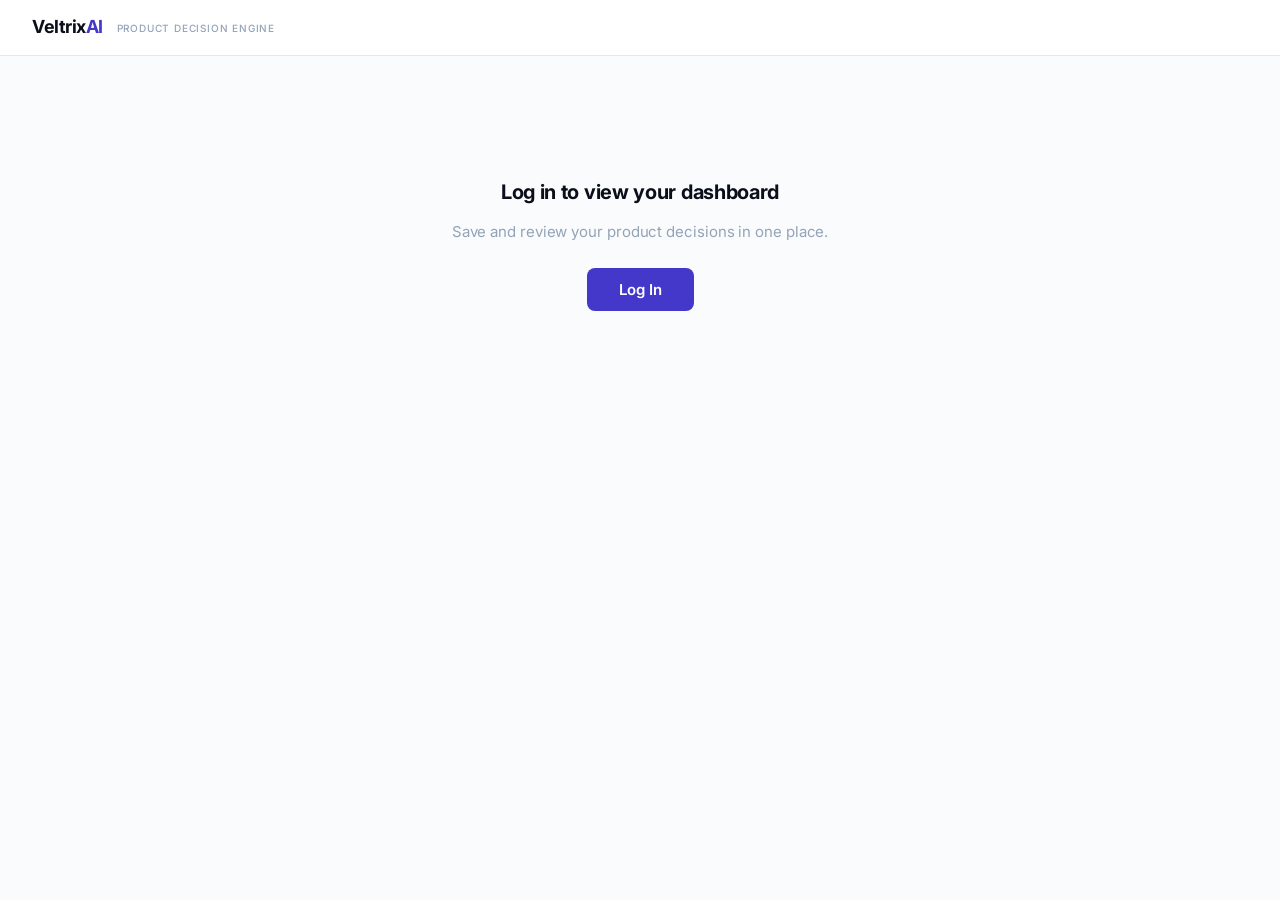
<file: dashboard.html>
<!DOCTYPE html>
<html lang="en">
<head>
    <meta charset="UTF-8" />
    <meta name="viewport" content="width=device-width, initial-scale=1.0" />
    <title>Dashboard — Veltrix</title>
    <link rel="preconnect" href="https://fonts.googleapis.com" />
    <link rel="preconnect" href="https://fonts.gstatic.com" crossorigin />
    <link href="https://fonts.googleapis.com/css2?family=Inter:wght@400;500;600;700;800&display=swap" rel="stylesheet" />
    <link rel="stylesheet" href="/style.css" />
    <style>
        *, *::before, *::after { box-sizing: border-box; }
        body {
            font-family: var(--v-font);
            background: var(--v-bg);
            margin: 0;
            padding: 0;
            color: var(--v-text-secondary);
            font-size: var(--v-text-base);
            line-height: 1.6;
            -webkit-font-smoothing: antialiased;
            -moz-osx-font-smoothing: grayscale;
        }
        .top-bar {
            background: var(--v-bg-elevated);
            border-bottom: 1px solid var(--v-border);
            padding: 0 var(--v-sp-8);
            height: 56px;
            display: flex;
            align-items: center;
            gap: var(--v-sp-3);
            position: sticky;
            top: 0;
            z-index: 100;
        }
        .top-bar .logo { font-size: var(--v-text-xl); font-weight: 700; color: var(--v-text); letter-spacing: -0.5px; text-decoration: none; }
        .top-bar .logo span { color: var(--v-brand); font-weight: 700; }
        .top-bar .tagline { font-size: 10px; color: var(--v-text-faint); margin-left: 2px; font-weight: 500; letter-spacing: 0.08em; text-transform: uppercase; }
        .nav-links { margin-left: auto; display: flex; align-items: center; gap: var(--v-sp-3); }
        .nav-links a { color: var(--v-text-faint); font-size: var(--v-text-sm); font-weight: 500; text-decoration: none; transition: color 150ms; }
        .nav-links a:hover { color: var(--v-text); }
        .nav-links a.active { color: var(--v-brand); font-weight: 600; }
        .nav-username { color: var(--v-text-secondary); font-size: var(--v-text-sm); font-weight: 600; }
        .nav-links button {
            padding: 6px 14px; border-radius: var(--v-radius); border: 1px solid var(--v-border);
            background: var(--v-bg-elevated); color: var(--v-text-muted); font-size: var(--v-text-xs); font-weight: 500;
            cursor: pointer; font-family: inherit; transition: border-color 150ms, color 150ms;
        }
        .nav-links button:hover { border-color: var(--v-border); color: var(--v-text-secondary); }
        .container { max-width: 760px; margin: 0 auto; padding: var(--v-sp-10) var(--v-sp-6) var(--v-sp-16); }
        .page-header {
            display: flex; align-items: center; justify-content: space-between;
            margin-bottom: var(--v-sp-6);
        }
        .page-header h1 { margin: 0; font-size: var(--v-text-2xl); font-weight: 700; color: var(--v-text); letter-spacing: -0.5px; }
        .usage-badge {
            padding: 4px 12px; border-radius: var(--v-radius-full); font-size: var(--v-text-xs); font-weight: 500;
            background: var(--v-bg); color: var(--v-text-muted); border: 1px solid var(--v-border);
        }
        /* ── Billing Card ── */
        .billing-card {
            background: var(--v-bg-elevated); border-radius: var(--v-radius-xl); padding: 0;
            margin-bottom: var(--v-sp-6); border: 1px solid var(--v-border);
            box-shadow: var(--v-shadow-xs);
            overflow: hidden;
        }
        .billing-header {
            padding: 24px 28px 20px;
            display: flex; align-items: center; gap: 14px;
            border-bottom: 1px solid var(--v-border);
        }
        .billing-icon { font-size: 24px; flex-shrink: 0; }
        .billing-title-wrap { flex: 1; }
        .billing-plan-name { font-size: var(--v-text-lg); font-weight: 700; color: var(--v-text); display: flex; align-items: center; gap: 10px; }
        .billing-subtitle { font-size: var(--v-text-xs); color: var(--v-text-faint); margin-top: 3px; }

        .plan-badge {
            display: inline-flex; align-items: center; gap: 4px;
            padding: 3px 10px; border-radius: var(--v-radius-sm);
            font-size: 10px; font-weight: 700; text-transform: uppercase;
            letter-spacing: 0.04em;
        }
        .plan-badge.active { background: var(--v-success-light); color: #166534; }
        .plan-badge.cancelled { background: var(--v-warning-light); color: #92400e; }
        .plan-badge.suspended { background: var(--v-warning-light); color: #92400e; }
        .plan-badge.expired { background: var(--v-danger-light); color: #991b1b; }
        .plan-badge.free { background: var(--v-bg); color: var(--v-text-muted); }

        /* Status message bar */
        .billing-status-msg {
            padding: 14px 32px; font-size: var(--v-text-base); line-height: 1.6;
            display: flex; align-items: center; gap: 10px;
        }
        .billing-status-msg.msg-active { background: #f0fdf4; color: #166534; }
        .billing-status-msg.msg-cancelled { background: var(--v-warning-light); color: #92400e; }
        .billing-status-msg.msg-suspended { background: #fff7ed; color: #9a3412; }
        .billing-status-msg.msg-expired { background: var(--v-danger-light); color: #991b1b; }
        .billing-status-msg.msg-free { background: var(--v-bg); color: var(--v-text-muted); }
        .billing-status-icon { font-size: 18px; flex-shrink: 0; }

        /* Feature comparison */
        .billing-body { padding: 20px 28px 24px; }
        .feature-grid {
            display: grid; grid-template-columns: 1fr 1fr; gap: 20px;
            margin-bottom: 24px;
        }
        .feature-col h4 {
            font-size: 10px; font-weight: 600; text-transform: uppercase;
            letter-spacing: 0.08em; color: var(--v-text-faint); margin: 0 0 14px;
        }
        .feature-col.col-pro h4 { color: var(--v-brand); }
        .feature-item {
            display: flex; align-items: center; gap: 8px;
            font-size: var(--v-text-sm); color: var(--v-text-muted); margin-bottom: 10px;
        }
        .feature-check { color: #10b981; font-weight: 700; font-size: var(--v-text-md); flex-shrink: 0; }
        .feature-x { color: var(--v-border); font-weight: 700; font-size: var(--v-text-md); flex-shrink: 0; }

        /* CTA button */
        .billing-actions { padding: 0 28px 24px; }
        .btn-billing {
            display: inline-flex; align-items: center; gap: 8px;
            padding: 10px 22px; border-radius: var(--v-radius-md); border: none;
            font-size: var(--v-text-sm); font-weight: 600; cursor: pointer;
            font-family: inherit; text-decoration: none;
            transition: background 150ms, box-shadow 150ms;
        }
        .btn-billing-primary {
            background: var(--v-brand); color: #fff;
        }
        .btn-billing-primary:hover { background: var(--v-brand-hover); box-shadow: 0 4px 14px rgba(67,56,202,0.18); }
        .btn-billing-outline {
            background: var(--v-bg-elevated); color: var(--v-brand);
            border: 1px solid var(--v-brand-border);
        }
        .btn-billing-outline:hover { background: var(--v-brand-light); }
        .btn-billing-warning {
            background: #f59e0b; color: #fff;
        }
        .btn-billing-warning:hover { background: #d97706; box-shadow: 0 4px 14px rgba(245,158,11,0.2); }
        .btn-billing + .btn-billing { margin-left: 10px; }
        @media (max-width: 640px) {
            .top-bar { padding: 0 16px; height: auto; min-height: 52px; padding-top: 12px; padding-bottom: 12px; flex-wrap: wrap; }
            .nav-links { gap: 10px; width: 100%; justify-content: flex-end; }
            .billing-header { padding: 20px 24px 16px; }
            .billing-status-msg { padding: 14px 24px; }
            .billing-body { padding: 20px 24px 24px; }
            .billing-actions { padding: 0 24px 24px; }
            .feature-grid { grid-template-columns: 1fr; gap: 20px; }
            .analysis-card { padding: 20px 20px; }
        }
        .empty-state {
            text-align: center; padding: 80px 24px; color: var(--v-text-faint);
        }
        .empty-state .icon { font-size: 40px; margin-bottom: 16px; }
        .empty-state h3 { margin: 0 0 8px; color: var(--v-text-secondary); font-size: var(--v-text-xl); font-weight: 700; }
        .empty-state p { margin: 0; font-size: var(--v-text-md); line-height: 1.6; }
        .empty-state a { color: var(--v-brand); font-weight: 600; text-decoration: none; }
        .analysis-card {
            background: var(--v-bg-elevated); border-radius: var(--v-radius-lg); padding: 18px 24px;
            margin-bottom: 10px; border: 1px solid var(--v-border);
            box-shadow: var(--v-shadow-xs);
            cursor: pointer; transition: box-shadow 0.2s;
        }
        .analysis-card:hover { box-shadow: var(--v-shadow-md); }
        .analysis-card .ac-top { display: flex; align-items: center; gap: 10px; margin-bottom: 8px; }
        .analysis-card .ac-title { font-size: var(--v-text-lg); font-weight: 700; color: var(--v-text); flex: 1; min-width: 0; overflow: hidden; text-overflow: ellipsis; white-space: nowrap; }
        .analysis-card .ac-date { font-size: var(--v-text-xs); color: var(--v-text-faint); flex-shrink: 0; }
        .analysis-card .ac-summary { font-size: var(--v-text-base); color: var(--v-text-muted); line-height: 1.65; display: -webkit-box; -webkit-line-clamp: 2; -webkit-box-orient: vertical; overflow: hidden; }
        .badge-sm {
            display: inline-flex; padding: 3px 10px; border-radius: var(--v-radius-sm);
            font-size: 10px; font-weight: 700; text-transform: uppercase;
            letter-spacing: 0.04em; color: #fff;
        }
        .login-prompt {
            text-align: center; padding: 80px 24px;
        }
        .login-prompt h2 { margin: 0 0 12px; font-size: var(--v-text-2xl); color: var(--v-text); font-weight: 700; letter-spacing: -0.3px; }
        .login-prompt p { margin: 0 0 24px; color: var(--v-text-faint); font-size: var(--v-text-md); }
        .login-prompt button {
            padding: 12px 32px; border-radius: var(--v-radius-md); border: none;
            font-size: var(--v-text-md); font-weight: 600; background: var(--v-brand);
            color: #fff; cursor: pointer; font-family: inherit;
            transition: background 150ms, box-shadow 150ms;
        }
        .login-prompt button:hover { background: var(--v-brand-hover); box-shadow: 0 4px 14px rgba(67,56,202,0.18); }

        /* Detail modal */
        .detail-overlay {
            display: none; position: fixed; top: 0; left: 0; width: 100%; height: 100%;
            background: rgba(15,23,42,0.35); backdrop-filter: blur(8px); -webkit-backdrop-filter: blur(8px);
            z-index: 1000; justify-content: center; align-items: flex-start;
            overflow-y: auto; padding: 48px 24px;
        }
        .detail-panel {
            background: var(--v-bg-elevated); border-radius: var(--v-radius-xl); padding: 40px 36px; max-width: 840px; width: 100%;
            position: relative;
            box-shadow: var(--v-shadow-xl);
        }
        .detail-close {
            position: absolute; top: 16px; right: 20px; border: none; background: none;
            font-size: 22px; cursor: pointer; color: var(--v-text-faint); transition: color 150ms;
        }
        .detail-close:hover { color: var(--v-text-muted); }
        .detail-title {
            margin: 0 0 8px; font-size: var(--v-text-2xl); font-weight: 700;
            color: var(--v-text); letter-spacing: -0.3px;
        }
        .detail-date {
            color: var(--v-text-faint); font-size: var(--v-text-xs); margin-left: 10px;
        }
        .detail-summary {
            color: var(--v-text-secondary); font-size: var(--v-text-base);
            line-height: 1.7; margin: var(--v-sp-4) 0 0;
        }
        .detail-query {
            color: var(--v-text-muted); font-size: var(--v-text-sm);
            margin: var(--v-sp-3) 0 0;
        }
        @media (max-width: 640px) {
            .container { padding: 32px 16px 48px; }
            .page-header { flex-direction: column; align-items: flex-start; gap: 10px; }
        }
        /* ── CTA Pulse Animation ── */
        @keyframes ctaPulse {
            0% { box-shadow: 0 0 0 0 rgba(67, 56, 202, 0.35); }
            70% { box-shadow: 0 0 0 10px rgba(67, 56, 202, 0); }
            100% { box-shadow: 0 0 0 0 rgba(67, 56, 202, 0); }
        }
        .cta-pulse { animation: ctaPulse 2s ease-in-out infinite; }
        /* ── Loss Aversion Block ── */
        .billing-lost-features {
            padding: 0 32px 20px; font-size: var(--v-text-sm);
        }
        .billing-lost-title {
            font-weight: 700; margin-bottom: 6px; color: inherit;
        }
        .billing-lost-item {
            display: flex; align-items: center; gap: 6px; margin-bottom: 4px;
        }
        .billing-lost-x { color: var(--v-danger); font-weight: 700; flex-shrink: 0; }
        /* ── Progress Bar ── */
        .billing-progress-wrap { padding: 0 32px 20px; text-align: center; }
        .usage-progress-bar {
            width: 100%; max-width: 280px; height: 5px;
            background: var(--v-border-light); border-radius: 3px;
            margin: 0 auto 6px; overflow: hidden;
        }
        .usage-progress-fill {
            height: 100%; border-radius: 3px;
            background: var(--v-brand); transition: width 0.4s ease;
        }
        .usage-progress-fill.progress-warn { background: var(--v-warning); }
        .usage-progress-fill.progress-critical { background: var(--v-danger); }
        .usage-progress-label { font-size: var(--v-text-xs); color: var(--v-text-faint); }
    </style>
</head>
<body>
    <div class="top-bar">
        <a href="/" class="top-bar-logo-link">
            <div class="logo">Veltrix<span>AI</span></div>
        </a>
        <div class="tagline">Product Decision Engine</div>
        <div class="nav-links">
            <a href="/app">Decide</a>
            <a href="/dashboard" class="active">Dashboard</a>
            <span class="nav-username" id="navUsername"></span>
            <button id="logoutBtn">Log Out</button>
        </div>
    </div>

    <div class="container">
        <div id="loginPrompt" class="login-prompt" style="display:none;">
            <h2>Log in to view your dashboard</h2>
            <p>Save and review your product decisions in one place.</p>
            <button onclick="window.location.href='/login'">Log In</button>
        </div>
        <div id="dashboardContent" style="display:none;">
            <div id="billingCard" class="billing-card" style="display:none;"></div>
            <div class="page-header">
                <h1>Your Decisions</h1>
                <span class="usage-badge" id="usageBadge"></span>
            </div>
            <div id="analysisList"></div>
        </div>
    </div>

    <!-- Detail overlay -->
    <div class="detail-overlay" id="detailOverlay">
        <div class="detail-panel">
            <button class="detail-close" id="detailClose">&times;</button>
            <div id="detailContent"></div>
        </div>
    </div>

    <script src="/upsell.js"></script>
    <script>
    /* ── Session ID for attribution ── */
    (function() {
        var key = "veltrix_session_id";
        var tsKey = "veltrix_session_ts";
        var MAX_AGE_MS = 24 * 60 * 60 * 1000;
        var existing = localStorage.getItem(key);
        var ts = parseInt(localStorage.getItem(tsKey) || "0", 10);
        if (!existing || (Date.now() - ts) > MAX_AGE_MS) {
            var sid = Date.now().toString(36) + Math.random().toString(36).substr(2, 9);
            localStorage.setItem(key, sid);
            localStorage.setItem(tsKey, String(Date.now()));
        }
    })();

    /* Lightweight trackEvent for dashboard — fire-and-forget to backend */
    window.trackEvent = function(name, data) {
        var payload = Object.assign(
            { event: name, timestamp: new Date().toISOString(), session_id: localStorage.getItem("veltrix_session_id") || "" },
            data || {}
        );
        try {
            var headers = { "Content-Type": "application/json" };
            var token = localStorage.getItem("veltrix_token");
            if (token) headers["Authorization"] = "Bearer " + token;
            fetch("/api/track-event", {
                method: "POST",
                headers: headers,
                body: JSON.stringify(payload)
            }).catch(function() {});
        } catch(e) {}
    };

    /* ── A/B Experiment: upsell_v1 ── */
    (function() {
        var v = localStorage.getItem("upsell_variant");
        if (!v) { v = Math.random() < 0.5 ? "A" : "B"; localStorage.setItem("upsell_variant", v); }
        window._upsellVariant = v;
    })();
    </script>
    <script>
    (function () {
        var token = localStorage.getItem("veltrix_token") || "";
        var username = localStorage.getItem("veltrix_username") || "";

        if (!token || !username) {
            document.getElementById("loginPrompt").style.display = "block";
            document.querySelector(".nav-links").style.display = "none";
            return;
        }

        document.getElementById("navUsername").textContent = username;
        document.getElementById("dashboardContent").style.display = "block";

        document.getElementById("logoutBtn").addEventListener("click", function () {
            localStorage.removeItem("veltrix_token");
            localStorage.removeItem("veltrix_username");
            window.location.href = "/login";
        });

        var badgeColors = {
            fragrance: "#d97706", electronics: "#2563eb", fashion: "#db2777",
            beauty: "#9333ea", home: "#059669", general: "#64748b"
        };

        function esc(str) {
            if (!str) return "";
            var div = document.createElement("div");
            div.appendChild(document.createTextNode(str));
            return div.innerHTML;
        }

        function formatDate(iso) {
            var d = new Date(iso);
            return d.toLocaleDateString("en-US", { month: "short", day: "numeric", year: "numeric" });
        }

        var allAnalyses = [];

        /* ── Fetch plan / subscription status ── */
        fetch("/api/me", { headers: { "Authorization": "Bearer " + token } })
            .then(function (r) { return r.json(); })
            .then(function (d) {
                if (d.error) return;
                var card = document.getElementById("billingCard");
                var ctx = window.getUserStateContext ? window.getUserStateContext(d) : null;
                if (!ctx) return;

                /* ── State config — simplified: 1 main message + 1 supporting line ── */
                var cfg = {};
                var pulseCls = ctx.pulseCta ? " cta-pulse" : "";

                /* Build progress bar HTML for free users */
                function buildProgressBarHtml(ctx) {
                    if (ctx.state !== "free" || !ctx.analysisLimit) return "";
                    var pct = Math.min(Math.round((ctx.analysisCount / ctx.analysisLimit) * 100), 100);
                    var barCls = pct >= 100 ? "progress-critical" : (pct >= 80 ? "progress-warn" : "");
                    return '<div class="billing-progress-wrap">' +
                        '<div class="usage-progress-bar"><div class="usage-progress-fill ' + barCls + '" style="width:' + pct + '%"></div></div>' +
                        '<span class="usage-progress-label">' + ctx.analysisCount + ' / ' + ctx.analysisLimit + ' verdicts used</span>' +
                        '</div>';
                }

                if (ctx.state === "pro_active") {
                    cfg = {
                        planName: "Veltrix Pro",
                        icon: "⚡",
                        badgeCls: "active",
                        badgeLabel: "Active",
                        subtitle: ctx.supportingLine || "Unlimited analyses · All Pro features enabled",
                        msgCls: "msg-active",
                        msgIcon: "✅",
                        msgText: ctx.message,
                        extraHtml: "",
                        btnHtml: (function() {
                            var html = '';
                            if (ctx.ctaHref) {
                                html += '<a href="' + esc(ctx.ctaHref) + '" target="_blank" rel="noopener" class="btn-billing btn-billing-outline" onclick="if(window.trackEvent)window.trackEvent(\'cta_primary_click\',{user_state:\'pro_active\',action:\'manage\',variant:window._upsellVariant,source:\'dashboard\'})">' + esc(ctx.cta) + ' ↗</a>';
                            }
                            return html;
                        })()
                    };
                } else if (ctx.state === "cancelled") {
                    cfg = {
                        planName: "Free Plan",
                        icon: "📦",
                        badgeCls: "cancelled",
                        badgeLabel: "Cancelled",
                        subtitle: ctx.supportingLine || "Don\u2019t lose your data access",
                        msgCls: "msg-cancelled",
                        msgIcon: "⚠️",
                        msgText: ctx.message,
                        extraHtml: buildLostFeaturesHtml(ctx.lostFeatures),
                        btnHtml: '<a href="/#pricingSection" class="btn-billing btn-billing-primary' + pulseCls + '" onclick="if(window.trackEvent)window.trackEvent(\'cta_primary_click\',{user_state:\'cancelled\',action:\'keep_pro\',variant:window._upsellVariant,source:\'dashboard\'})">' + esc(ctx.cta) + '</a>'
                    };
                } else if (ctx.state === "suspended") {
                    cfg = {
                        planName: "Free Plan",
                        icon: "📦",
                        badgeCls: "suspended",
                        badgeLabel: "Suspended",
                        subtitle: ctx.supportingLine || "Update payment to restore Pro access",
                        msgCls: "msg-suspended",
                        msgIcon: "🚨",
                        msgText: ctx.message,
                        extraHtml: "",
                        btnHtml: '<a href="' + esc(ctx.ctaHref) + '" target="_blank" rel="noopener" class="btn-billing btn-billing-primary" onclick="if(window.trackEvent)window.trackEvent(\'cta_primary_click\',{user_state:\'suspended\',action:\'fix_payment\',variant:window._upsellVariant,source:\'dashboard\'})">' + esc(ctx.cta) + ' ↗</a>' +
                                 '<a href="/#pricingSection" class="btn-billing btn-billing-outline" onclick="if(window.trackEvent)window.trackEvent(\'retention_click\',{user_state:\'suspended\',action:\'resubscribe\',source:\'dashboard\'})">' + esc(ctx.secondaryCta) + '</a>'
                    };
                } else if (ctx.state === "expired") {
                    cfg = {
                        planName: "Free Plan",
                        icon: "📦",
                        badgeCls: "expired",
                        badgeLabel: "Expired",
                        subtitle: ctx.supportingLine || "Restore access to unlimited analyses",
                        msgCls: "msg-expired",
                        msgIcon: "⏰",
                        msgText: ctx.message,
                        extraHtml: buildLostFeaturesHtml(ctx.lostFeatures),
                        btnHtml: '<a href="/#pricingSection" class="btn-billing btn-billing-primary' + pulseCls + '" onclick="if(window.trackEvent)window.trackEvent(\'cta_primary_click\',{user_state:\'expired\',action:\'restore_pro\',variant:window._upsellVariant,source:\'dashboard\'})">' + esc(ctx.cta) + '</a>'
                    };
                } else {
                    /* free user — simplified message */
                    cfg = {
                        planName: "Free Plan",
                        icon: "📦",
                        badgeCls: "free",
                        badgeLabel: "Free",
                        subtitle: ctx.supportingLine || "Upgrade for unlimited access",
                        msgCls: ctx.atLimit ? "msg-expired" : (ctx.nearLimit ? "msg-cancelled" : "msg-free"),
                        msgIcon: ctx.atLimit ? "🚫" : (ctx.nearLimit ? "⚠️" : "💡"),
                        msgText: ctx.message,
                        extraHtml: buildProgressBarHtml(ctx),
                        btnHtml: '<a href="/#pricingSection" class="btn-billing btn-billing-primary' + pulseCls + '" onclick="if(window.trackEvent)window.trackEvent(\'cta_primary_click\',{user_state:\'free\',action:\'upgrade\',variant:window._upsellVariant,source:\'dashboard\'})">' + esc(ctx.cta) + '</a>'
                    };
                }

                /* Build lost features HTML block */
                function buildLostFeaturesHtml(features) {
                    if (!features || !features.length) return "";
                    var html = '<div class="billing-lost-features"><div class="billing-lost-title">You\u2019ll lose access to:</div>';
                    for (var i = 0; i < features.length; i++) {
                        html += '<div class="billing-lost-item"><span class="billing-lost-x">\u2717</span><span>' + esc(features[i]) + '</span></div>';
                    }
                    html += '</div>';
                    return html;
                }

                /* Track upsell/retention view on dashboard */
                if (window.trackEvent) {
                    window.trackEvent("upsell_view", {
                        user_state: ctx.state,
                        source: "dashboard"
                    });
                }
                /* Track retention view for cancelled/expired */
                if ((ctx.state === "cancelled" || ctx.state === "expired") && window.trackEvent) {
                    window.trackEvent("retention_view", {
                        user_state: ctx.state,
                        source: "dashboard"
                    });
                }
                /* Track urgency view for cancelled */
                if (ctx.state === "cancelled" && window.trackEvent) {
                    window.trackEvent("urgency_view", {
                        user_state: ctx.state,
                        source: "dashboard"
                    });
                }
                /* Track limit reached for free users at limit */
                if (ctx.atLimit && window.trackEvent) {
                    window.trackEvent("limit_reached", {
                        user_state: ctx.state,
                        analysis_count: ctx.analysisCount,
                        analysis_limit: ctx.analysisLimit,
                        source: "dashboard"
                    });
                }

                /* ── Feature comparison ── */
                var proOnlyFeatures = [
                    "Category-specific verdicts",
                    "Unlimited decisions",
                    "Priority support"
                ];
                var freeFeatures = [
                    "Basic product verdicts",
                    (d.analysis_limit || 0) + " decisions total",
                    "Standard decision model"
                ];
                var proFeatures = [
                    "Full decision reports"
                ].concat(proOnlyFeatures).concat(["Full export capabilities"]);

                function featureList(items, check) {
                    return items.map(function(f) {
                        return '<div class="feature-item">' +
                            '<span class="' + (check ? 'feature-check' : 'feature-x') + '">' + (check ? '✓' : '—') + '</span>' +
                            '<span>' + esc(f) + '</span></div>';
                    }).join("");
                }

                card.innerHTML =
                    /* Header */
                    '<div class="billing-header">' +
                        '<div class="billing-icon">' + cfg.icon + '</div>' +
                        '<div class="billing-title-wrap">' +
                            '<div class="billing-plan-name">' + esc(cfg.planName) +
                                ' <span class="plan-badge ' + cfg.badgeCls + '">' + cfg.badgeLabel + '</span>' +
                            '</div>' +
                            '<div class="billing-subtitle">' + esc(cfg.subtitle) + '</div>' +
                        '</div>' +
                    '</div>' +
                    /* Status message */
                    '<div class="billing-status-msg ' + cfg.msgCls + '">' +
                        '<span class="billing-status-icon">' + cfg.msgIcon + '</span>' +
                        '<span>' + esc(cfg.msgText) + '</span>' +
                    '</div>' +
                    /* Extra content (loss aversion / progress bar) */
                    cfg.extraHtml +
                    /* Feature comparison */
                    '<div class="billing-body">' +
                        '<div class="feature-grid">' +
                            '<div class="feature-col">' +
                                '<h4>Free</h4>' +
                                featureList(freeFeatures, true) +
                                featureList(proOnlyFeatures, false) +
                            '</div>' +
                            '<div class="feature-col col-pro">' +
                                '<h4>Pro</h4>' +
                                featureList(proFeatures, true) +
                            '</div>' +
                        '</div>' +
                    '</div>' +
                    /* CTA */
                    (cfg.btnHtml ? '<div class="billing-actions">' + cfg.btnHtml + '</div>' : '');

                card.style.display = "block";
            })
            .catch(function () { /* ignore */ });

        fetch("/api/my-analyses", { headers: { "Authorization": "Bearer " + token } })
            .then(function (r) { return r.json(); })
            .then(function (data) {
                if (data.error) {
                    document.getElementById("dashboardContent").style.display = "none";
                    document.getElementById("loginPrompt").style.display = "block";
                    return;
                }

                document.getElementById("usageBadge").textContent = data.count + " / " + data.limit + " verdicts used";

                var list = document.getElementById("analysisList");
                allAnalyses = data.analyses;

                if (!allAnalyses.length) {
                    list.innerHTML =
                        '<div class="empty-state">' +
                            '<div class="icon">📊</div>' +
                            '<h3>No decisions yet</h3>' +
                            '<p>Go to the <a href="/app">workspace</a> to get your first product verdict.</p>' +
                        '</div>';
                    return;
                }

                list.innerHTML = allAnalyses.map(function (a, idx) {
                    var bg = badgeColors[a.category] || badgeColors.general;
                    return (
                        '<div class="analysis-card" data-idx="' + idx + '">' +
                            '<div class="ac-top">' +
                                '<span class="badge-sm" style="background:' + bg + ';">' + esc(a.category || "general") + '</span>' +
                                '<span class="ac-title">' + esc(a.title || a.idea) + '</span>' +
                                '<span class="ac-date">' + formatDate(a.created_at) + '</span>' +
                            '</div>' +
                            (a.short_summary ? '<div class="ac-summary">' + esc(a.short_summary) + '</div>' : '') +
                        '</div>'
                    );
                }).join("");
            })
            .catch(function () {
                document.getElementById("analysisList").innerHTML = '<div class="empty-state"><p>Failed to load decisions.</p></div>';
            });

        /* Detail view */
        var overlay = document.getElementById("detailOverlay");

        document.getElementById("analysisList").addEventListener("click", function (e) {
            var card = e.target.closest(".analysis-card");
            if (!card) return;
            var idx = parseInt(card.getAttribute("data-idx"), 10);
            var analysis = allAnalyses[idx];
            if (!analysis) return;

            var content = document.getElementById("detailContent");
            content.innerHTML =
                '<h2 class="detail-title">' + esc(analysis.title || analysis.idea) + '</h2>' +
                '<span class="badge-sm" style="background:' + (badgeColors[analysis.category] || "#64748b") + ';">' + esc(analysis.category || "general") + '</span>' +
                '<span class="detail-date">' + formatDate(analysis.created_at) + '</span>' +
                (analysis.short_summary ? '<p class="detail-summary">' + esc(analysis.short_summary) + '</p>' : '') +
                '<p class="detail-query"><strong>Original query:</strong> ' + esc(analysis.idea) + '</p>';
            overlay.style.display = "flex";
        });

        document.getElementById("detailClose").addEventListener("click", function () { overlay.style.display = "none"; });
        overlay.addEventListener("click", function (e) { if (e.target === overlay) overlay.style.display = "none"; });
    })();
    </script>
</body>
</html>
</file>
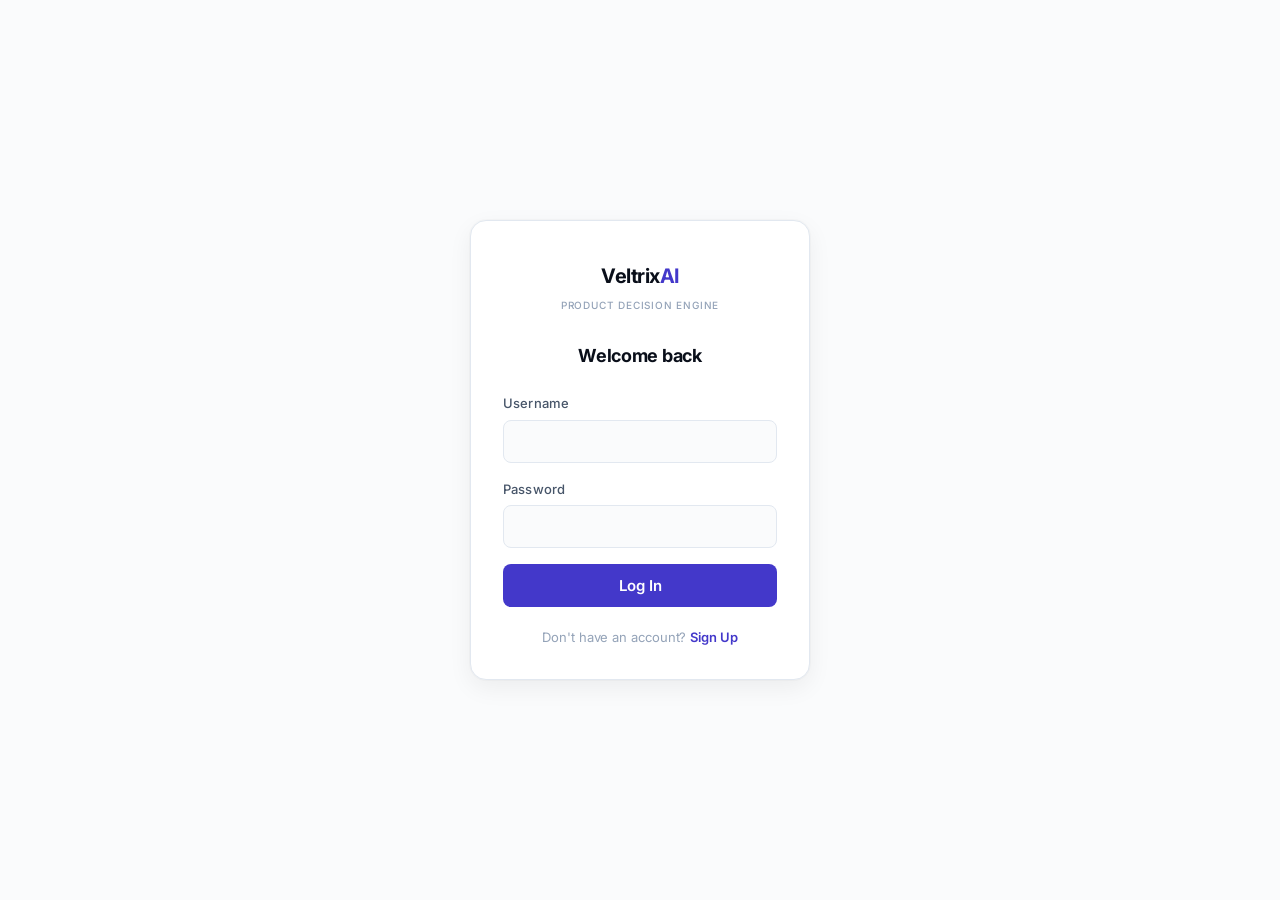
<file: login.html>
<!DOCTYPE html>
<html lang="en">
<head>
    <meta charset="UTF-8" />
    <meta name="viewport" content="width=device-width, initial-scale=1.0" />
    <title>Log In — Veltrix AI</title>
    <link rel="preconnect" href="https://fonts.googleapis.com" />
    <link rel="preconnect" href="https://fonts.gstatic.com" crossorigin />
    <link href="https://fonts.googleapis.com/css2?family=Inter:wght@400;500;600;700;800&display=swap" rel="stylesheet" />
    <link rel="stylesheet" href="/style.css" />
    <style>
        body {
            display: flex;
            align-items: center;
            justify-content: center;
            min-height: 100vh;
            background: var(--v-bg);
        }
        .auth-page {
            width: 100%;
            max-width: 380px;
            padding: 0 20px;
        }
        .auth-card {
            background: var(--v-bg-elevated);
            border-radius: var(--v-radius-xl);
            padding: 40px 32px 32px;
            box-shadow: var(--v-shadow-lg);
            border: 1px solid var(--v-border);
        }
        .auth-logo {
            text-align: center;
            margin-bottom: 6px;
        }
        .auth-logo a {
            font-size: var(--v-text-2xl);
            font-weight: 700;
            color: var(--v-text);
            text-decoration: none;
            letter-spacing: -0.5px;
        }
        .auth-logo a span {
            color: var(--v-brand);
            font-weight: 700;
        }
        .auth-tagline {
            text-align: center;
            font-size: 10px;
            color: var(--v-text-faint);
            font-weight: 500;
            margin-bottom: 28px;
            letter-spacing: 0.08em;
            text-transform: uppercase;
        }
        .auth-title {
            margin: 0 0 24px;
            font-size: var(--v-text-xl);
            font-weight: 700;
            color: var(--v-text);
            text-align: center;
            letter-spacing: -0.3px;
        }
        .auth-error {
            color: var(--v-danger);
            font-size: var(--v-text-sm);
            margin-bottom: 12px;
            display: none;
            text-align: center;
            background: var(--v-danger-light);
            padding: 10px 14px;
            border-radius: var(--v-radius-md);
            border: 1px solid var(--v-danger-border);
        }
        .auth-switch {
            text-align: center;
            margin-top: 20px;
            font-size: var(--v-text-sm);
            color: var(--v-text-faint);
        }
        .auth-switch a {
            color: var(--v-brand);
            font-weight: 600;
            text-decoration: none;
        }
        .auth-switch a:hover {
            color: var(--v-brand-hover);
            text-decoration: underline;
        }
    </style>
</head>
<body>
    <div class="auth-page">
        <div class="auth-card">
            <div class="auth-logo">
                <a href="/">Veltrix<span>AI</span></a>
            </div>
            <div class="auth-tagline">Product Decision Engine</div>

            <h1 class="auth-title">Welcome back</h1>

            <div class="auth-error" id="authError"></div>

            <div class="form-group">
                <label class="form-label" for="authUsername">Username</label>
                <input class="form-input" type="text" id="authUsername" autocomplete="username" />
            </div>
            <div class="form-group">
                <label class="form-label" for="authPassword">Password</label>
                <input class="form-input" type="password" id="authPassword" autocomplete="current-password" />
            </div>

            <button class="btn-auth-submit" id="authSubmitBtn">Log In</button>

            <div class="auth-switch">
                Don't have an account? <a href="/signup">Sign Up</a>
            </div>
        </div>
    </div>

    <!-- Session tracking -->
    <script>
    (function() {
        var key = "veltrix_session_id";
        var tsKey = "veltrix_session_ts";
        var MAX_AGE_MS = 24 * 60 * 60 * 1000;
        var existing = localStorage.getItem(key);
        var ts = parseInt(localStorage.getItem(tsKey) || "0", 10);
        if (!existing || (Date.now() - ts) > MAX_AGE_MS) {
            var sid = Date.now().toString(36) + Math.random().toString(36).substr(2, 9);
            localStorage.setItem(key, sid);
            localStorage.setItem(tsKey, String(Date.now()));
        }
    })();

    window.trackEvent = function(name, data) {
        var payload = Object.assign(
            { event: name, timestamp: new Date().toISOString(), session_id: localStorage.getItem("veltrix_session_id") || "" },
            data || {}
        );
        try {
            var headers = { "Content-Type": "application/json" };
            var token = localStorage.getItem("veltrix_token");
            if (token) headers["Authorization"] = "Bearer " + token;
            fetch("/api/track-event", {
                method: "POST",
                headers: headers,
                body: JSON.stringify(payload)
            }).catch(function() {});
        } catch(e) {}
    };
    </script>

    <script>
    (function() {
        // Redirect if already logged in
        if (localStorage.getItem("veltrix_token")) {
            window.location.replace("/app");
            return;
        }

        var submitBtn = document.getElementById("authSubmitBtn");
        var usernameInput = document.getElementById("authUsername");
        var passwordInput = document.getElementById("authPassword");
        var errorDiv = document.getElementById("authError");

        function showError(msg) {
            errorDiv.textContent = msg;
            errorDiv.style.display = "block";
        }
        function hideError() {
            errorDiv.style.display = "none";
        }

        function doLogin() {
            hideError();
            var username = usernameInput.value.trim();
            var password = passwordInput.value;

            if (!username || !password) {
                showError("Please enter your username and password.");
                return;
            }

            submitBtn.disabled = true;
            submitBtn.textContent = "Logging in\u2026";

            fetch("/api/login", {
                method: "POST",
                headers: { "Content-Type": "application/json" },
                body: JSON.stringify({ username: username, password: password })
            })
            .then(function(r) { return r.json().then(function(d) { return { ok: r.ok, data: d }; }); })
            .then(function(res) {
                if (!res.ok) {
                    showError(res.data.error || "Login failed.");
                    submitBtn.disabled = false;
                    submitBtn.textContent = "Log In";
                    return;
                }
                localStorage.setItem("veltrix_token", res.data.token);
                localStorage.setItem("veltrix_username", res.data.username);
                window.trackEvent("login_success", { source: "login_page" });
                window.location.replace("/app");
            })
            .catch(function() {
                showError("Network error. Please try again.");
                submitBtn.disabled = false;
                submitBtn.textContent = "Log In";
            });
        }

        submitBtn.addEventListener("click", doLogin);
        passwordInput.addEventListener("keydown", function(e) {
            if (e.key === "Enter") doLogin();
        });
        usernameInput.addEventListener("keydown", function(e) {
            if (e.key === "Enter") doLogin();
        });
    })();
    </script>
</body>
</html>
</file>
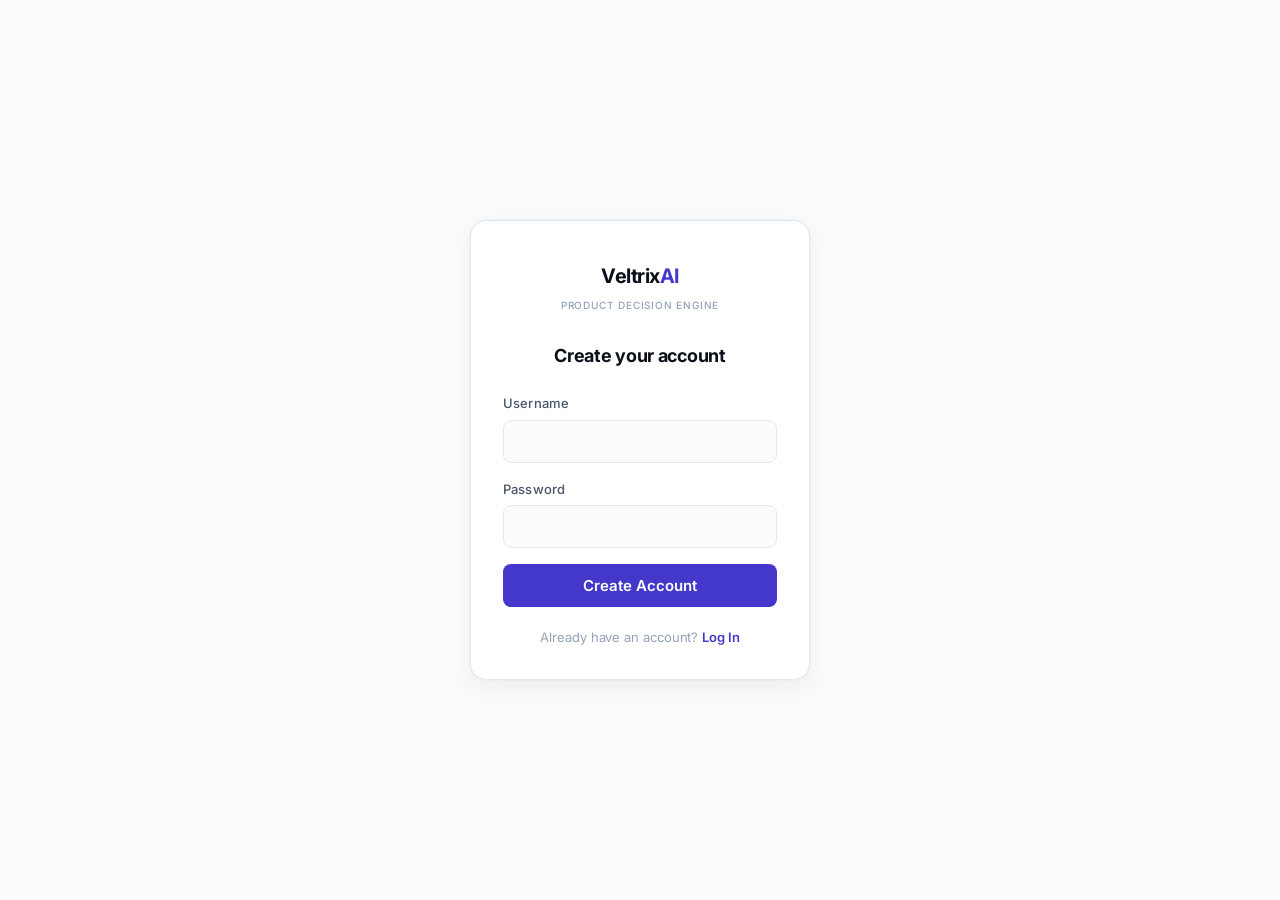
<file: signup.html>
<!DOCTYPE html>
<html lang="en">
<head>
    <meta charset="UTF-8" />
    <meta name="viewport" content="width=device-width, initial-scale=1.0" />
    <title>Sign Up — Veltrix AI</title>
    <link rel="preconnect" href="https://fonts.googleapis.com" />
    <link rel="preconnect" href="https://fonts.gstatic.com" crossorigin />
    <link href="https://fonts.googleapis.com/css2?family=Inter:wght@400;500;600;700;800&display=swap" rel="stylesheet" />
    <link rel="stylesheet" href="/style.css" />
    <style>
        body {
            display: flex;
            align-items: center;
            justify-content: center;
            min-height: 100vh;
            background: var(--v-bg);
        }
        .auth-page {
            width: 100%;
            max-width: 380px;
            padding: 0 20px;
        }
        .auth-card {
            background: var(--v-bg-elevated);
            border-radius: var(--v-radius-xl);
            padding: 40px 32px 32px;
            box-shadow: var(--v-shadow-lg);
            border: 1px solid var(--v-border);
        }
        .auth-logo {
            text-align: center;
            margin-bottom: 6px;
        }
        .auth-logo a {
            font-size: var(--v-text-2xl);
            font-weight: 700;
            color: var(--v-text);
            text-decoration: none;
            letter-spacing: -0.5px;
        }
        .auth-logo a span {
            color: var(--v-brand);
            font-weight: 700;
        }
        .auth-tagline {
            text-align: center;
            font-size: 10px;
            color: var(--v-text-faint);
            font-weight: 500;
            margin-bottom: 28px;
            letter-spacing: 0.08em;
            text-transform: uppercase;
        }
        .auth-title {
            margin: 0 0 24px;
            font-size: var(--v-text-xl);
            font-weight: 700;
            color: var(--v-text);
            text-align: center;
            letter-spacing: -0.3px;
        }
        .auth-error {
            color: var(--v-danger);
            font-size: var(--v-text-sm);
            margin-bottom: 12px;
            display: none;
            text-align: center;
            background: var(--v-danger-light);
            padding: 10px 14px;
            border-radius: var(--v-radius-md);
            border: 1px solid var(--v-danger-border);
        }
        .auth-switch {
            text-align: center;
            margin-top: 20px;
            font-size: var(--v-text-sm);
            color: var(--v-text-faint);
        }
        .auth-switch a {
            color: var(--v-brand);
            font-weight: 600;
            text-decoration: none;
        }
        .auth-switch a:hover {
            color: var(--v-brand-hover);
            text-decoration: underline;
        }
    </style>
</head>
<body>
    <div class="auth-page">
        <div class="auth-card">
            <div class="auth-logo">
                <a href="/">Veltrix<span>AI</span></a>
            </div>
            <div class="auth-tagline">Product Decision Engine</div>

            <h1 class="auth-title">Create your account</h1>

            <div class="auth-error" id="authError"></div>

            <div class="form-group">
                <label class="form-label" for="authUsername">Username</label>
                <input class="form-input" type="text" id="authUsername" autocomplete="username" />
            </div>
            <div class="form-group">
                <label class="form-label" for="authPassword">Password</label>
                <input class="form-input" type="password" id="authPassword" autocomplete="new-password" />
            </div>

            <button class="btn-auth-submit" id="authSubmitBtn">Create Account</button>

            <div class="auth-switch">
                Already have an account? <a href="/login">Log In</a>
            </div>
        </div>
    </div>

    <!-- Session tracking -->
    <script>
    (function() {
        var key = "veltrix_session_id";
        var tsKey = "veltrix_session_ts";
        var MAX_AGE_MS = 24 * 60 * 60 * 1000;
        var existing = localStorage.getItem(key);
        var ts = parseInt(localStorage.getItem(tsKey) || "0", 10);
        if (!existing || (Date.now() - ts) > MAX_AGE_MS) {
            var sid = Date.now().toString(36) + Math.random().toString(36).substr(2, 9);
            localStorage.setItem(key, sid);
            localStorage.setItem(tsKey, String(Date.now()));
        }
    })();

    window.trackEvent = function(name, data) {
        var payload = Object.assign(
            { event: name, timestamp: new Date().toISOString(), session_id: localStorage.getItem("veltrix_session_id") || "" },
            data || {}
        );
        try {
            var headers = { "Content-Type": "application/json" };
            var token = localStorage.getItem("veltrix_token");
            if (token) headers["Authorization"] = "Bearer " + token;
            fetch("/api/track-event", {
                method: "POST",
                headers: headers,
                body: JSON.stringify(payload)
            }).catch(function() {});
        } catch(e) {}
    };
    </script>

    <script>
    (function() {
        // Redirect if already logged in
        if (localStorage.getItem("veltrix_token")) {
            window.location.replace("/app");
            return;
        }

        var submitBtn = document.getElementById("authSubmitBtn");
        var usernameInput = document.getElementById("authUsername");
        var passwordInput = document.getElementById("authPassword");
        var errorDiv = document.getElementById("authError");

        function showError(msg) {
            errorDiv.textContent = msg;
            errorDiv.style.display = "block";
        }
        function hideError() {
            errorDiv.style.display = "none";
        }

        function doRegister() {
            hideError();
            var username = usernameInput.value.trim();
            var password = passwordInput.value;

            if (!username || !password) {
                showError("Please enter a username and password.");
                return;
            }

            submitBtn.disabled = true;
            submitBtn.textContent = "Creating account\u2026";

            fetch("/api/register", {
                method: "POST",
                headers: { "Content-Type": "application/json" },
                body: JSON.stringify({ username: username, password: password })
            })
            .then(function(r) { return r.json().then(function(d) { return { ok: r.ok, data: d }; }); })
            .then(function(res) {
                if (!res.ok) {
                    showError(res.data.error || "Registration failed.");
                    submitBtn.disabled = false;
                    submitBtn.textContent = "Create Account";
                    return;
                }
                localStorage.setItem("veltrix_token", res.data.token);
                localStorage.setItem("veltrix_username", res.data.username);
                window.trackEvent("signup_success", { source: "signup_page" });
                window.location.replace("/app");
            })
            .catch(function() {
                showError("Network error. Please try again.");
                submitBtn.disabled = false;
                submitBtn.textContent = "Create Account";
            });
        }

        submitBtn.addEventListener("click", doRegister);
        passwordInput.addEventListener("keydown", function(e) {
            if (e.key === "Enter") doRegister();
        });
        usernameInput.addEventListener("keydown", function(e) {
            if (e.key === "Enter") doRegister();
        });
    })();
    </script>
</body>
</html>
</file>
<file: style.css>
/* ══════════════════════════════════════════════════════════════
   Veltrix AI — Premium SaaS Design System
   Font: Inter · Primary: Indigo-700
   ══════════════════════════════════════════════════════════════ */

/* ── Design Tokens ── */
:root {
    /* Brand — single indigo accent, slightly deeper for premium weight */
    --v-brand:          #4338ca;
    --v-brand-hover:    #3730a3;
    --v-brand-light:    #eef2ff;
    --v-brand-border:   #c7d2fe;
    --v-brand-muted:    rgba(67, 56, 202, 0.05);
    --v-brand-glow:     rgba(67, 56, 202, 0.12);

    /* Neutrals — tightened for premium contrast */
    --v-text:           #0a0f1a;
    --v-text-secondary: #1e293b;
    --v-text-muted:     #475569;
    --v-text-faint:     #94a3b8;
    --v-bg:             #fafbfc;
    --v-bg-elevated:    #ffffff;
    --v-bg-subtle:      #f1f5f9;
    --v-border:         #e2e8f0;
    --v-border-light:   #eef1f6;

    /* Feedback */
    --v-success:        #059669;
    --v-success-light:  #ecfdf5;
    --v-success-border: #a7f3d0;
    --v-warning:        #d97706;
    --v-warning-light:  #fffbeb;
    --v-warning-border: #fde68a;
    --v-danger:         #dc2626;
    --v-danger-light:   #fef2f2;
    --v-danger-border:  #fecaca;

    /* Typography — tighter scale, sharper hierarchy */
    --v-font:           'Inter', -apple-system, BlinkMacSystemFont, 'Segoe UI', Roboto, sans-serif;
    --v-text-xs:        0.6875rem; /* 11px */
    --v-text-sm:        0.8125rem; /* 13px */
    --v-text-base:      0.875rem;  /* 14px */
    --v-text-md:        0.9375rem; /* 15px */
    --v-text-lg:        1rem;      /* 16px */
    --v-text-xl:        1.125rem;  /* 18px */
    --v-text-2xl:       1.25rem;   /* 20px */
    --v-text-3xl:       1.5rem;    /* 24px */
    --v-text-4xl:       2rem;      /* 32px */
    --v-text-5xl:       2.5rem;    /* 40px */
    --v-text-6xl:       3.5rem;    /* 56px */

    /* Spacing */
    --v-sp-1:  0.25rem;  /* 4px */
    --v-sp-2:  0.5rem;   /* 8px */
    --v-sp-3:  0.75rem;  /* 12px */
    --v-sp-4:  1rem;     /* 16px */
    --v-sp-5:  1.25rem;  /* 20px */
    --v-sp-6:  1.5rem;   /* 24px */
    --v-sp-8:  2rem;     /* 32px */
    --v-sp-10: 2.5rem;   /* 40px */
    --v-sp-12: 3rem;     /* 48px */
    --v-sp-16: 4rem;     /* 64px */
    --v-sp-20: 5rem;     /* 80px */
    --v-sp-24: 6rem;     /* 96px */

    /* Radius — tighter for premium sharpness */
    --v-radius-sm:  4px;
    --v-radius:     6px;
    --v-radius-md:  8px;
    --v-radius-lg:  12px;
    --v-radius-xl:  16px;
    --v-radius-2xl: 20px;
    --v-radius-full: 9999px;

    /* Shadows — subtler, more refined layering */
    --v-shadow-xs:  0 1px 2px rgba(0,0,0,0.03);
    --v-shadow-sm:  0 1px 2px rgba(0,0,0,0.03), 0 0 0 1px rgba(0,0,0,0.02);
    --v-shadow:     0 2px 6px rgba(0,0,0,0.03), 0 0 0 1px rgba(0,0,0,0.02);
    --v-shadow-md:  0 4px 12px rgba(0,0,0,0.05), 0 0 0 1px rgba(0,0,0,0.02);
    --v-shadow-lg:  0 8px 24px rgba(0,0,0,0.06), 0 0 0 1px rgba(0,0,0,0.02);
    --v-shadow-xl:  0 16px 40px rgba(0,0,0,0.08), 0 0 0 1px rgba(0,0,0,0.03);
    --v-shadow-brand: 0 4px 12px rgba(67,56,202,0.12);
    --v-shadow-brand-lg: 0 8px 28px rgba(67,56,202,0.10);

    /* Transitions */
    --v-ease:       cubic-bezier(0.16, 1, 0.3, 1);
    --v-duration:   180ms;
}

/* ── Reset & Base ── */
*, *::before, *::after { box-sizing: border-box; }
body {
    font-family: var(--v-font);
    background: var(--v-bg);
    margin: 0;
    padding: 0;
    color: var(--v-text-secondary);
    font-size: var(--v-text-base);
    line-height: 1.55;
    letter-spacing: -0.006em;
    -webkit-font-smoothing: antialiased;
    -moz-osx-font-smoothing: grayscale;
}

/* ── Top Bar (Navbar) ── */
.top-bar {
    background: var(--v-bg-elevated);
    border-bottom: 1px solid var(--v-border);
    padding: 0 var(--v-sp-8);
    height: 56px;
    display: flex;
    align-items: center;
    gap: var(--v-sp-3);
    position: sticky;
    top: 0;
    z-index: 100;
}
.top-bar .logo {
    font-size: var(--v-text-xl);
    font-weight: 700;
    color: var(--v-text);
    letter-spacing: -0.5px;
}
.top-bar .logo span {
    color: var(--v-brand);
    font-weight: 700;
}
.top-bar-logo-link {
    text-decoration: none;
    display: flex;
    align-items: center;
    gap: 6px;
}
.top-bar .tagline {
    font-size: 10px;
    color: var(--v-text-faint);
    margin-left: 2px;
    font-weight: 500;
    letter-spacing: 0.08em;
    text-transform: uppercase;
}

/* ── Auth Bar Buttons ── */
.auth-area {
    margin-left: auto;
    display: flex;
    align-items: center;
    gap: var(--v-sp-2);
}
.auth-area .btn-login {
    padding: 7px 16px;
    border-radius: var(--v-radius);
    border: none;
    background: transparent;
    color: var(--v-text-muted);
    font-size: var(--v-text-sm);
    font-weight: 500;
    cursor: pointer;
    font-family: inherit;
    transition: color var(--v-duration) var(--v-ease);
}
.auth-area .btn-login:hover { color: var(--v-text); }
.auth-area .btn-signup {
    padding: 7px 18px;
    border-radius: var(--v-radius);
    border: none;
    background: var(--v-brand);
    color: #fff;
    font-size: var(--v-text-sm);
    font-weight: 600;
    cursor: pointer;
    font-family: inherit;
    letter-spacing: -0.01em;
    transition: background var(--v-duration) var(--v-ease), box-shadow var(--v-duration) var(--v-ease);
}
.auth-area .btn-signup:hover {
    background: var(--v-brand-hover);
    box-shadow: var(--v-shadow-brand);
}
.user-area {
    margin-left: auto;
    display: flex;
    align-items: center;
    gap: var(--v-sp-3);
    display: none;
}
.user-area .usage-info {
    color: var(--v-text-faint);
    font-size: var(--v-text-sm);
    font-weight: 500;
}
.user-area .dashboard-link {
    color: var(--v-brand);
    font-size: var(--v-text-sm);
    font-weight: 600;
    text-decoration: none;
    transition: color var(--v-duration) var(--v-ease);
}
.user-area .dashboard-link:hover { color: var(--v-brand-hover); }
.user-area .username-display {
    color: var(--v-text-secondary);
    font-size: var(--v-text-sm);
    font-weight: 600;
}
.user-area .btn-logout {
    padding: 6px 14px;
    border-radius: var(--v-radius);
    border: 1px solid var(--v-border);
    background: var(--v-bg-elevated);
    color: var(--v-text-muted);
    font-size: var(--v-text-xs);
    font-weight: 500;
    cursor: pointer;
    font-family: inherit;
    transition: border-color var(--v-duration) var(--v-ease), color var(--v-duration) var(--v-ease);
}
.user-area .btn-logout:hover {
    border-color: var(--v-border);
    color: var(--v-text-secondary);
}

/* ── Auth Modal ── */
.modal-overlay {
    display: none;
    position: fixed;
    top: 0; left: 0; width: 100%; height: 100%;
    background: rgba(15, 23, 42, 0.35);
    backdrop-filter: blur(8px);
    -webkit-backdrop-filter: blur(8px);
    z-index: 1000;
    justify-content: center;
    align-items: center;
}
.modal-box {
    background: var(--v-bg-elevated);
    border-radius: var(--v-radius-xl);
    padding: var(--v-sp-10) var(--v-sp-8);
    max-width: 400px;
    width: 90%;
    position: relative;
    box-shadow: var(--v-shadow-xl);
}
.modal-close {
    position: absolute;
    top: var(--v-sp-4);
    right: var(--v-sp-5);
    border: none;
    background: none;
    font-size: 20px;
    cursor: pointer;
    color: var(--v-text-faint);
    transition: color var(--v-duration) var(--v-ease);
}
.modal-close:hover { color: var(--v-text-muted); }
.modal-title {
    margin: 0 0 var(--v-sp-6);
    font-size: var(--v-text-2xl);
    font-weight: 700;
    color: var(--v-text);
    letter-spacing: -0.3px;
}
.form-group {
    margin-bottom: var(--v-sp-4);
}
.form-group:last-of-type {
    margin-bottom: var(--v-sp-6);
}
.form-label {
    display: block;
    font-size: var(--v-text-sm);
    font-weight: 500;
    color: var(--v-text-muted);
    margin-bottom: 6px;
    letter-spacing: 0.01em;
}
.form-input {
    width: 100%;
    padding: 11px var(--v-sp-4);
    border: 1px solid var(--v-border);
    border-radius: var(--v-radius-md);
    font-size: var(--v-text-md);
    font-family: inherit;
    outline: none;
    box-sizing: border-box;
    background: var(--v-bg);
    color: var(--v-text);
    transition: border-color 0.2s var(--v-ease), box-shadow 0.2s var(--v-ease), background 0.2s var(--v-ease);
}
.form-input:focus {
    border-color: var(--v-brand-border);
    box-shadow: 0 0 0 3px var(--v-brand-muted);
    background: var(--v-bg-elevated);
}
.auth-error {
    color: var(--v-danger);
    font-size: var(--v-text-sm);
    margin-bottom: var(--v-sp-3);
    display: none;
}
.btn-auth-submit {
    width: 100%;
    padding: 12px;
    border-radius: var(--v-radius-md);
    border: none;
    font-size: var(--v-text-md);
    font-weight: 600;
    background: var(--v-brand);
    color: #fff;
    cursor: pointer;
    font-family: inherit;
    transition: background var(--v-duration) var(--v-ease), box-shadow var(--v-duration) var(--v-ease);
}
.btn-auth-submit:hover {
    background: var(--v-brand-hover);
    box-shadow: var(--v-shadow-brand);
}
.auth-switch {
    text-align: center;
    margin-top: var(--v-sp-5);
    font-size: var(--v-text-sm);
    color: var(--v-text-faint);
}
.auth-switch a {
    color: var(--v-brand);
    font-weight: 600;
    text-decoration: none;
}
.auth-switch a:hover {
    color: var(--v-brand-hover);
    text-decoration: underline;
}

/* ── Container ── */
.container {
    max-width: 840px;
    margin: 0 auto;
    padding: var(--v-sp-12) var(--v-sp-6) var(--v-sp-16);
}

/* ── Search Card (Hero Section) ── */
.search-card {
    background: var(--v-bg-elevated);
    border-radius: var(--v-radius-xl);
    padding: var(--v-sp-12) var(--v-sp-10);
    box-shadow: var(--v-shadow);
    margin-bottom: var(--v-sp-10);
    text-align: center;
    border: 1px solid var(--v-border);
}
.search-card h1 {
    margin: 0 0 var(--v-sp-2);
    font-size: var(--v-text-4xl);
    font-weight: 700;
    color: var(--v-text);
    letter-spacing: -1px;
    line-height: 1.1;
}
.search-card .muted {
    color: var(--v-text-muted);
    margin-bottom: var(--v-sp-8);
    font-size: var(--v-text-md);
    line-height: 1.5;
    max-width: 440px;
    margin-left: auto;
    margin-right: auto;
}
.search-row {
    display: flex;
    gap: var(--v-sp-3);
    max-width: 540px;
    margin: 0 auto;
}
.search-row input[type="text"] {
    flex: 1;
    padding: 11px var(--v-sp-4);
    border-radius: var(--v-radius-md);
    border: 1px solid var(--v-border);
    font-size: var(--v-text-base);
    font-family: inherit;
    background: var(--v-bg);
    transition: border-color 0.2s var(--v-ease), box-shadow 0.2s var(--v-ease), background 0.2s var(--v-ease);
    outline: none;
    color: var(--v-text);
}
.search-row input[type="text"]::placeholder {
    color: var(--v-text-faint);
}
.search-row input[type="text"]:focus {
    border-color: var(--v-brand-border);
    box-shadow: 0 0 0 3px var(--v-brand-muted);
    background: var(--v-bg-elevated);
}
.search-row button {
    padding: 11px 24px;
    border-radius: var(--v-radius-md);
    border: none;
    font-size: var(--v-text-base);
    font-weight: 600;
    font-family: inherit;
    background: var(--v-brand);
    color: white;
    cursor: pointer;
    letter-spacing: -0.01em;
    transition: background var(--v-duration) var(--v-ease), box-shadow var(--v-duration) var(--v-ease);
    white-space: nowrap;
}
.search-row button:hover {
    background: var(--v-brand-hover);
    box-shadow: var(--v-shadow-brand);
}
.search-row button:disabled {
    background: #cbd5e1;
    cursor: not-allowed;
    transform: none;
    box-shadow: none;
}

/* ── Messages ── */
.success {
    color: var(--v-success);
    margin-top: var(--v-sp-4);
    font-weight: 500;
    font-size: var(--v-text-base);
}
.error {
    color: var(--v-danger);
    margin-top: var(--v-sp-4);
    font-weight: 500;
    font-size: var(--v-text-base);
}
#message {
    margin-top: var(--v-sp-4);
    font-size: var(--v-text-base);
    color: var(--v-text-muted);
}

/* ── Product Header ── */
.product-header {
    background: var(--v-bg-elevated);
    border-radius: var(--v-radius-xl);
    padding: var(--v-sp-6) var(--v-sp-8);
    box-shadow: var(--v-shadow);
    margin-bottom: var(--v-sp-6);
    display: flex;
    gap: var(--v-sp-5);
    align-items: flex-start;
    border: 1px solid var(--v-border);
}
.product-header .ph-image {
    width: 80px;
    height: 80px;
    border-radius: var(--v-radius-lg);
    background: var(--v-brand-light);
    display: flex;
    align-items: center;
    justify-content: center;
    font-size: 32px;
    flex-shrink: 0;
}
.product-header .ph-info { flex: 1; min-width: 0; }
.product-header .ph-top-row {
    display: flex;
    align-items: center;
    gap: var(--v-sp-2);
    flex-wrap: wrap;
    margin-bottom: var(--v-sp-1);
}
.product-header .product-title {
    font-size: var(--v-text-2xl);
    font-weight: 700;
    color: var(--v-text);
    margin: 0;
    letter-spacing: -0.4px;
}
.badge {
    display: inline-flex;
    align-items: center;
    gap: 4px;
    padding: 3px 10px;
    border-radius: var(--v-radius-sm);
    font-size: 10px;
    font-weight: 700;
    text-transform: uppercase;
    letter-spacing: 0.04em;
    color: #fff;
}
.product-header .summary-text {
    font-size: var(--v-text-base);
    color: var(--v-text-muted);
    line-height: 1.7;
    margin: var(--v-sp-2) 0 0;
}

/* ── AI Score Ring ── */
.ai-score {
    display: flex;
    flex-direction: column;
    align-items: center;
    flex-shrink: 0;
}
.ai-score svg {
    width: 60px;
    height: 60px;
}
.ai-score .score-track { fill: none; stroke: var(--v-border-light); stroke-width: 5; }
.ai-score .score-fill { fill: none; stroke-width: 5; stroke-linecap: round; transition: stroke-dashoffset 0.8s ease; }
.ai-score .score-text {
    font-size: 15px;
    font-weight: 700;
    fill: var(--v-text);
}
.ai-score .score-label {
    font-size: 10px;
    color: var(--v-text-faint);
    font-weight: 600;
    text-transform: uppercase;
    letter-spacing: 0.05em;
    margin-top: 4px;
}

/* ── Tags Row ── */
.tags-row {
    display: flex;
    flex-wrap: wrap;
    gap: 6px;
    margin-top: var(--v-sp-3);
}
.smart-tag {
    display: inline-block;
    padding: 4px 12px;
    border-radius: var(--v-radius-full);
    font-size: 11px;
    font-weight: 500;
    background: var(--v-bg);
    color: var(--v-text-muted);
    border: 1px solid var(--v-border);
}

/* ── Section Divider ── */
.section-divider {
    display: flex;
    align-items: center;
    gap: var(--v-sp-3);
    margin: var(--v-sp-8) 0 var(--v-sp-4);
    font-size: 11px;
    font-weight: 600;
    text-transform: uppercase;
    letter-spacing: 0.08em;
    color: var(--v-text-faint);
}
.section-divider::after {
    content: "";
    flex: 1;
    height: 1px;
    background: var(--v-border-light);
}

/* ── Cards ── */
.card {
    background: var(--v-bg-elevated);
    border-radius: var(--v-radius-lg);
    padding: var(--v-sp-5) var(--v-sp-6);
    margin-bottom: var(--v-sp-3);
    box-shadow: var(--v-shadow-xs);
    border: 1px solid var(--v-border);
    transition: box-shadow 0.2s var(--v-ease);
}
.card:hover {
    box-shadow: var(--v-shadow-sm);
}
.card-header {
    display: flex;
    align-items: center;
    gap: var(--v-sp-3);
    margin-bottom: var(--v-sp-4);
}
.card-icon {
    width: 34px;
    height: 34px;
    border-radius: var(--v-radius);
    display: flex;
    align-items: center;
    justify-content: center;
    font-size: 16px;
    flex-shrink: 0;
}
.card-header h4 {
    margin: 0;
    font-size: var(--v-text-md);
    font-weight: 600;
    color: var(--v-text);
    letter-spacing: -0.2px;
}
.card p, .card div { font-size: var(--v-text-base); line-height: 1.7; color: var(--v-text-muted); }

/* ── Card Variants ── */
.card--analysis .card-icon { background: #eef2ff; color: #6366f1; }
.card--audience .card-icon { background: #fdf2f8; color: #ec4899; }
.card--benefits .card-icon { background: #ecfdf5; color: #10b981; }
.card--selling .card-icon { background: #fffbeb; color: #f59e0b; }
.card--usecases .card-icon { background: #f0f9ff; color: #0ea5e9; }
.card--performance .card-icon { background: #fefce8; color: #eab308; }
.card--specs .card-icon { background: var(--v-bg); color: var(--v-text-muted); }
.card--description .card-icon { background: var(--v-bg); color: #6b7280; }
.card--seo .card-icon { background: #f0fdf4; color: #22c55e; }

/* ── Category-Specific Cards ── */
.card--electronics { border-left: 3px solid #3b82f6; }
.card--electronics .card-icon { background: #eff6ff; color: #3b82f6; }
.card--fashion { border-left: 3px solid #ec4899; }
.card--fashion .card-icon { background: #fdf2f8; color: #ec4899; }
.card--beauty { border-left: 3px solid #a855f7; }
.card--beauty .card-icon { background: #faf5ff; color: #a855f7; }
.card--home { border-left: 3px solid #10b981; }
.card--home .card-icon { background: #ecfdf5; color: #10b981; }

/* ── Category Detail Field ── */
.cat-field {
    margin-bottom: var(--v-sp-3);
    font-size: var(--v-text-base);
    line-height: 1.6;
}
.cat-field:last-child { margin-bottom: 0; }
.cat-field strong { font-weight: 600; }
.cat-field span { color: var(--v-text-secondary); }
.cat-field--electronics strong { color: #1e40af; }
.cat-field--fashion strong { color: #9d174d; }
.cat-field--beauty strong { color: #7e22ce; }
.cat-field--home strong { color: #065f46; }
.cat-field--fragrance strong { color: #92400e; }

/* ── Lists inside cards ── */
.card ul {
    margin: 0;
    padding-left: 18px;
}
.card ul li {
    margin-bottom: 6px;
    font-size: var(--v-text-base);
    color: var(--v-text-muted);
    line-height: 1.65;
}

/* ── Detail chips (performance, specs) ── */
.detail-row {
    display: flex;
    gap: var(--v-sp-3);
    flex-wrap: wrap;
}
.detail-chip {
    background: var(--v-bg);
    border: 1px solid var(--v-border-light);
    border-radius: var(--v-radius-md);
    padding: var(--v-sp-3) var(--v-sp-4);
    font-size: var(--v-text-base);
    color: var(--v-text-secondary);
    min-width: 120px;
}
.chip-label {
    font-weight: 600;
    color: var(--v-text-faint);
    font-size: 10px;
    text-transform: uppercase;
    letter-spacing: 0.06em;
    display: block;
    margin-bottom: 3px;
}

/* ── Tag list (use cases, occasions) ── */
.tag-list {
    list-style: none;
    padding: 0;
    margin: var(--v-sp-2) 0 0;
    display: flex;
    flex-wrap: wrap;
    gap: 6px;
}
.tag-list li {
    background: var(--v-bg);
    border: 1px solid var(--v-border-light);
    border-radius: var(--v-radius-full);
    padding: 5px 14px;
    font-size: var(--v-text-sm);
    font-weight: 500;
    color: var(--v-text-muted);
}

/* ── Fragrance box ── */
.fragrance-box { background: #fffbeb; border: 1px solid #fef3c7; }
.fragrance-box .card-icon { background: #fef9c3; }
.fragrance-box h4 { color: #92400e; }
.notes-grid {
    display: grid;
    grid-template-columns: repeat(auto-fit, minmax(160px, 1fr));
    gap: var(--v-sp-3);
    margin: var(--v-sp-3) 0;
}
.note-card {
    background: var(--v-bg-elevated);
    border: 1px solid #fef3c7;
    border-radius: var(--v-radius-md);
    padding: var(--v-sp-3) var(--v-sp-4);
}
.note-card .note-label {
    font-size: 10px;
    font-weight: 600;
    text-transform: uppercase;
    letter-spacing: 0.06em;
    color: #92400e;
    margin-bottom: 3px;
}
.note-card .note-value {
    font-size: var(--v-text-base);
    color: var(--v-text);
}
.scent-family-value {
    font-size: var(--v-text-md);
    font-weight: 600;
    color: #78350f;
}

/* ── Description ── */
.description-html {
    font-size: var(--v-text-base);
    line-height: 1.8;
    color: var(--v-text-muted);
}
.description-html ul {
    padding-left: 20px;
    margin: var(--v-sp-3) 0;
}
.description-html li { margin-bottom: 6px; }

/* ── PayPal Button ── */
#paypal-button-container {
    max-width: 380px;
    margin: var(--v-sp-6) auto;
}

/* ── Pricing Section ── */
.pricing-section {
    max-width: 840px;
    margin: var(--v-sp-16) auto var(--v-sp-12);
    padding: 0 var(--v-sp-6);
}
.pricing-section-title {
    text-align: center;
    font-size: var(--v-text-3xl);
    font-weight: 700;
    color: var(--v-text);
    letter-spacing: -0.8px;
    margin: 0 0 var(--v-sp-2);
}
.pricing-section-sub {
    text-align: center;
    font-size: var(--v-text-md);
    color: var(--v-text-muted);
    margin: 0 0 var(--v-sp-10);
    line-height: 1.5;
    max-width: 420px;
    margin-left: auto;
    margin-right: auto;
}
.pricing-grid {
    display: grid;
    grid-template-columns: 1fr 1fr;
    gap: var(--v-sp-5);
    margin-bottom: var(--v-sp-8);
}
.pricing-card {
    background: var(--v-bg-elevated);
    border-radius: var(--v-radius-xl);
    border: 1px solid var(--v-border);
    padding: var(--v-sp-8) var(--v-sp-6) var(--v-sp-6);
    display: flex;
    flex-direction: column;
    box-shadow: var(--v-shadow-xs);
    transition: box-shadow 0.25s var(--v-ease);
    position: relative;
}
.pricing-card:hover {
    box-shadow: var(--v-shadow-md);
}
.pricing-card.pricing-pro {
    border-color: var(--v-brand-border);
    box-shadow: var(--v-shadow-sm);
}
.pricing-card.pricing-pro:hover {
    box-shadow: var(--v-shadow-brand-lg);
}
.pricing-popular {
    position: absolute;
    top: -10px;
    left: 50%;
    transform: translateX(-50%);
    background: var(--v-brand);
    color: #fff;
    font-size: 10px;
    font-weight: 600;
    text-transform: uppercase;
    letter-spacing: 0.06em;
    padding: 4px 12px;
    border-radius: var(--v-radius-full);
    white-space: nowrap;
}
.pricing-plan-icon {
    font-size: 24px;
    margin-bottom: var(--v-sp-2);
}
.pricing-plan-name {
    font-size: var(--v-text-xl);
    font-weight: 700;
    color: var(--v-text);
    margin: 0 0 2px;
}
.pricing-price {
    font-size: var(--v-text-4xl);
    font-weight: 700;
    color: var(--v-text);
    margin: var(--v-sp-2) 0 2px;
    letter-spacing: -1.2px;
}
.pricing-price span {
    font-size: var(--v-text-md);
    font-weight: 500;
    color: var(--v-text-faint);
}
.pricing-price-note {
    font-size: var(--v-text-sm);
    color: var(--v-text-faint);
    margin: 0 0 var(--v-sp-6);
}
.pricing-features {
    list-style: none;
    padding: 0;
    margin: 0 0 var(--v-sp-6);
    flex: 1;
}
.pricing-features li {
    display: flex;
    align-items: flex-start;
    gap: var(--v-sp-2);
    font-size: var(--v-text-base);
    color: var(--v-text-muted);
    margin-bottom: var(--v-sp-3);
    line-height: 1.5;
}
.pricing-features li .pf-icon {
    flex-shrink: 0;
    font-size: var(--v-text-md);
    line-height: 1.5;
}
.pricing-features li .pf-icon.check { color: var(--v-success); }
.pricing-features li .pf-icon.x { color: var(--v-border); }
.pricing-cta {
    display: block;
    width: 100%;
    padding: 11px var(--v-sp-6);
    border-radius: var(--v-radius-md);
    border: none;
    font-size: var(--v-text-base);
    font-weight: 600;
    cursor: pointer;
    font-family: inherit;
    text-align: center;
    text-decoration: none;
    letter-spacing: -0.01em;
    transition: background var(--v-duration) var(--v-ease), box-shadow var(--v-duration) var(--v-ease);
}
.pricing-cta-free {
    background: var(--v-bg);
    color: var(--v-text-muted);
    border: 1px solid var(--v-border);
}
.pricing-cta-free:hover {
    background: var(--v-bg-subtle);
}
.pricing-cta-pro {
    background: var(--v-brand);
    color: #fff;
}
.pricing-cta-pro:hover {
    background: var(--v-brand-hover);
    box-shadow: var(--v-shadow-brand);
}
.pricing-trust {
    text-align: center;
    padding: var(--v-sp-6) 0 0;
}
.pricing-trust p {
    font-size: var(--v-text-sm);
    color: var(--v-text-faint);
    margin: 0 0 6px;
    line-height: 1.6;
}
.pricing-trust p strong {
    color: var(--v-text-muted);
}
.pricing-pro-active-msg {
    text-align: center;
    background: var(--v-success-light);
    border: 1px solid #dcfce7;
    border-radius: var(--v-radius-lg);
    padding: var(--v-sp-6) var(--v-sp-8);
    margin: var(--v-sp-8) auto 0;
    max-width: 520px;
}
.pricing-pro-active-msg .pam-icon { font-size: 24px; margin-bottom: var(--v-sp-2); }
.pricing-pro-active-msg .pam-title {
    font-size: var(--v-text-lg);
    font-weight: 700;
    color: #166534;
    margin: 0 0 4px;
}
.pricing-pro-active-msg .pam-text {
    font-size: var(--v-text-base);
    color: #15803d;
    margin: 0;
    line-height: 1.6;
}
.pricing-pro-active-msg .pam-link {
    color: #166534;
    font-weight: 600;
    text-decoration: none;
}
.pricing-pro-active-msg .pam-link:hover {
    text-decoration: underline;
}

/* ── Pricing State Message Banner ── */
.pricing-state-msg {
    text-align: center;
    border-radius: var(--v-radius-lg);
    padding: var(--v-sp-4) var(--v-sp-6);
    margin: 0 auto var(--v-sp-6);
    max-width: 620px;
    font-size: var(--v-text-base);
    line-height: 1.6;
}
.pricing-state-msg .psm-text {
    display: block;
    font-weight: 600;
    font-size: var(--v-text-md);
    margin-bottom: 3px;
}
.pricing-state-msg .psm-benefit {
    display: block;
    font-size: var(--v-text-sm);
    margin-bottom: 2px;
}
.pricing-state-msg .psm-urgency {
    display: block;
    font-size: var(--v-text-xs);
    opacity: 0.85;
}
.psm-free { background: var(--v-bg); color: var(--v-text-muted); border: 1px solid var(--v-border-light); }
.psm-cancelled { background: var(--v-warning-light); color: #92400e; border: 1px solid var(--v-warning-border); }
.psm-suspended { background: #fff7ed; color: #9a3412; border: 1px solid #fed7aa; }
.psm-expired { background: var(--v-danger-light); color: #991b1b; border: 1px solid var(--v-danger-border); }
/* PayPal in pricing */
.pricing-paypal-wrap {
    max-width: 380px;
    margin: 0 auto;
    padding-top: var(--v-sp-4);
}

/* ── Responsive ── */
@media (max-width: 640px) {
    .top-bar {
        flex-wrap: wrap;
        padding: 0 var(--v-sp-4);
        height: auto;
        min-height: 52px;
        padding-top: var(--v-sp-3);
        padding-bottom: var(--v-sp-3);
    }
    .top-bar .tagline { display: none; }
    .product-header { flex-direction: column; padding: var(--v-sp-5); }
    .product-header .ph-image { width: 64px; height: 64px; font-size: 28px; }
    .search-card { padding: var(--v-sp-8) var(--v-sp-5); }
    .search-card h1 { font-size: var(--v-text-3xl); }
    .search-card .muted { font-size: var(--v-text-md); margin-bottom: var(--v-sp-6); }
    .search-row { flex-direction: column; }
    .search-row button { width: 100%; padding: 14px 24px; }
    .card { padding: var(--v-sp-5) var(--v-sp-5); }
    .container { padding: var(--v-sp-6) var(--v-sp-4) var(--v-sp-12); }
    .modal-box { padding: var(--v-sp-6) var(--v-sp-5); }
    /* Pricing */
    .pricing-grid { grid-template-columns: 1fr; }
    .pricing-section-title { font-size: var(--v-text-3xl); }
    .pricing-section-sub { font-size: var(--v-text-md); margin-bottom: var(--v-sp-6); }
    .pricing-card { padding: var(--v-sp-6) var(--v-sp-5); }
    /* Verdict banner — tighten on mobile */
    .verdict-banner { padding: var(--v-sp-6) var(--v-sp-4) var(--v-sp-5) !important; }
    .verdict-grid { grid-template-columns: 1fr; }
    .verdict-label { font-size: var(--v-text-2xl); }
    .verdict-reasons, .verdict-actions, .verdict-why, .verdict-conditions {
        max-width: 100%;
    }
    /* Status pages */
    .status-page { margin: var(--v-sp-10) var(--v-sp-4); padding: var(--v-sp-8) var(--v-sp-6); border-radius: var(--v-radius-xl); }
    .status-icon { font-size: 40px; margin-bottom: var(--v-sp-4); }
    .status-title { font-size: var(--v-text-2xl); }
    /* Detail chips */
    .detail-row { flex-direction: column; }
    .detail-chip { min-width: 0; }
    /* Save button */
    .btn-save { width: 100%; }
}

/* ── Status Pages (Success / Cancel) ── */
.status-page {
    max-width: 480px;
    margin: var(--v-sp-20) auto;
    background: var(--v-bg-elevated);
    border-radius: var(--v-radius-2xl);
    box-shadow: var(--v-shadow-lg);
    padding: var(--v-sp-12) var(--v-sp-10);
    text-align: center;
    border: 1px solid var(--v-border-light);
}
.status-icon {
    font-size: 48px;
    margin-bottom: var(--v-sp-5);
}
.status-title {
    font-size: var(--v-text-3xl);
    font-weight: 700;
    color: var(--v-text);
    margin: 0 0 var(--v-sp-3);
    letter-spacing: -0.4px;
}
.status-message {
    font-size: var(--v-text-md);
    color: var(--v-text-faint);
    line-height: 1.65;
    margin: 0 0 var(--v-sp-8);
}
.status-btn {
    display: inline-block;
    padding: 12px 32px;
    border-radius: var(--v-radius-md);
    border: none;
    background: var(--v-brand);
    color: #fff;
    font-size: var(--v-text-md);
    font-weight: 600;
    cursor: pointer;
    text-decoration: none;
    font-family: inherit;
    transition: background var(--v-duration) var(--v-ease), box-shadow var(--v-duration) var(--v-ease);
}
.status-btn:hover {
    background: var(--v-brand-hover);
    box-shadow: var(--v-shadow-brand);
}
.status-btn-outline {
    background: transparent;
    color: var(--v-brand);
    border: 1px solid var(--v-brand-border);
}
.status-btn-outline:hover {
    background: var(--v-brand-light);
    color: var(--v-brand-hover);
    box-shadow: none;
}
.status-next-steps {
    display: flex;
    flex-direction: column;
    align-items: center;
    gap: var(--v-sp-3);
    margin-bottom: var(--v-sp-6);
}
.status-next-label {
    font-size: 11px;
    font-weight: 600;
    color: var(--v-text-faint);
    text-transform: uppercase;
    letter-spacing: 0.08em;
    margin: 0 0 var(--v-sp-1);
}
.status-reassurance {
    font-size: var(--v-text-sm);
    color: var(--v-text-faint);
    margin: 0;
    line-height: 1.6;
}

/* ── CTA Pulse / Glow Animation — subtle for premium ── */
@keyframes ctaPulse {
    0% { box-shadow: 0 0 0 0 var(--v-brand-glow); }
    70% { box-shadow: 0 0 0 6px rgba(67, 56, 202, 0); }
    100% { box-shadow: 0 0 0 0 rgba(67, 56, 202, 0); }
}
.cta-pulse {
    animation: ctaPulse 2.5s ease-in-out infinite;
}

/* ── Paywall Modal ── */
.paywall-overlay {
    position: fixed; top: 0; left: 0; width: 100%; height: 100%;
    background: rgba(15, 23, 42, 0.35);
    backdrop-filter: blur(8px);
    -webkit-backdrop-filter: blur(8px);
    z-index: 2000;
    display: flex; align-items: center; justify-content: center;
    padding: var(--v-sp-5);
}
.paywall-box {
    background: var(--v-bg-elevated); border-radius: var(--v-radius-2xl); padding: var(--v-sp-10) var(--v-sp-8);
    max-width: 420px; width: 100%; text-align: center;
    position: relative;
    box-shadow: var(--v-shadow-xl);
}
.paywall-close {
    position: absolute; top: var(--v-sp-4); right: var(--v-sp-5);
    border: none; background: none; font-size: 22px;
    cursor: pointer; color: var(--v-text-faint);
    transition: color var(--v-duration) var(--v-ease);
}
.paywall-close:hover { color: var(--v-text-muted); }
.paywall-icon { font-size: 36px; margin-bottom: var(--v-sp-4); }
.paywall-title {
    font-size: var(--v-text-2xl); font-weight: 700; color: var(--v-text);
    margin: 0 0 var(--v-sp-2); letter-spacing: -0.3px;
}
.paywall-text {
    font-size: var(--v-text-md); color: var(--v-text-faint); line-height: 1.6;
    margin: 0 0 var(--v-sp-5);
}
.paywall-features {
    list-style: none; padding: 0; margin: 0 0 var(--v-sp-6);
    text-align: left; max-width: 260px; margin-left: auto; margin-right: auto;
}
.paywall-features li {
    font-size: var(--v-text-base); color: var(--v-text-muted); padding: 4px 0;
}
.paywall-cta {
    display: inline-block; padding: 12px 32px;
    border-radius: var(--v-radius-md); border: none;
    font-size: var(--v-text-md); font-weight: 600;
    background: var(--v-brand);
    color: #fff; cursor: pointer; text-decoration: none;
    font-family: inherit; transition: background var(--v-duration) var(--v-ease), box-shadow var(--v-duration) var(--v-ease);
}
.paywall-cta:hover {
    background: var(--v-brand-hover);
    box-shadow: var(--v-shadow-brand);
}
.paywall-micro {
    font-size: var(--v-text-sm); color: var(--v-text-faint); margin: var(--v-sp-3) 0 0;
}

/* ── Sticky Mobile CTA ── */
.sticky-cta {
    display: none; position: fixed; bottom: 0; left: 0; right: 0;
    background: var(--v-bg-elevated); border-top: 1px solid var(--v-border);
    padding: var(--v-sp-3) var(--v-sp-4); z-index: 900;
    box-shadow: 0 -4px 16px rgba(0, 0, 0, 0.04);
    justify-content: center;
}
.sticky-cta-btn {
    display: block; width: 100%; max-width: 440px;
    padding: 12px var(--v-sp-6); border-radius: var(--v-radius-md);
    font-size: var(--v-text-md); font-weight: 600;
    background: var(--v-brand);
    color: #fff; text-align: center; text-decoration: none;
    font-family: inherit;
    transition: background var(--v-duration) var(--v-ease);
}
.sticky-cta-btn:hover { background: var(--v-brand-hover); }
/* Only show on small screens */
@media (min-width: 641px) {
    .sticky-cta { display: none !important; }
}

/* ── Usage Pressure Colors ── */
.psm-pressure-warn { color: var(--v-warning); font-weight: 600; }
.psm-pressure-critical { color: var(--v-danger); font-weight: 700; }

/* ── Loss Aversion Feature List ── */
.psm-lost-features {
    display: flex; flex-direction: column; align-items: center;
    gap: 4px; margin: var(--v-sp-2) 0 var(--v-sp-1);
}
.psm-lost-title {
    font-size: var(--v-text-sm); font-weight: 700; margin-bottom: 2px;
}
.psm-lost-item {
    font-size: var(--v-text-sm); opacity: 0.9;
}

/* ── Dashboard: Loss Aversion Block ── */
.billing-lost-features {
    padding: 0 var(--v-sp-8) var(--v-sp-5); font-size: var(--v-text-sm);
}
.billing-lost-title {
    font-weight: 700; margin-bottom: 6px; color: inherit;
}
.billing-lost-item {
    display: flex; align-items: center; gap: 6px; margin-bottom: 3px;
}
.billing-lost-x { color: var(--v-danger); font-weight: 700; flex-shrink: 0; }

/* ── Dashboard: CTA pulse for billing card ── */
.btn-billing.cta-pulse {
    animation: ctaPulse 2s ease-in-out infinite;
}

/* ── Usage Progress Bar ── */
.usage-progress-wrap {
    margin-top: var(--v-sp-3);
    text-align: center;
}
.usage-progress-bar {
    width: 100%;
    max-width: 280px;
    height: 5px;
    background: var(--v-border-light);
    border-radius: 3px;
    margin: 0 auto 6px;
    overflow: hidden;
}
.usage-progress-fill {
    height: 100%;
    border-radius: 3px;
    background: var(--v-brand);
    transition: width 0.4s ease;
}
.usage-progress-fill.progress-warn {
    background: var(--v-warning);
}
.usage-progress-fill.progress-critical {
    background: var(--v-danger);
}
.usage-progress-label {
    font-size: var(--v-text-xs);
    color: inherit;
    opacity: 0.8;
}

/* ── Social Proof ── */
.pricing-social-proof {
    font-size: var(--v-text-base) !important;
    font-weight: 600;
    color: var(--v-text-muted) !important;
    margin-bottom: var(--v-sp-3) !important;
}

/* ══════════════════════════════════════════════════════════════
   Verdict Banner CSS Classes (replaces inline styles)
   ══════════════════════════════════════════════════════════════ */
.verdict-banner {
    border-radius: var(--v-radius-xl);
    padding: var(--v-sp-8) var(--v-sp-6);
    margin-bottom: var(--v-sp-6);
    text-align: center;
}
.verdict-banner--build {
    background: var(--v-success-light);
    border: 1px solid var(--v-success-border);
}
.verdict-banner--conditional {
    background: var(--v-warning-light);
    border: 1px solid var(--v-warning-border);
}
.verdict-banner--dont {
    background: var(--v-danger-light);
    border: 1px solid var(--v-danger-border);
}
.verdict-icon { font-size: var(--v-text-4xl); margin-bottom: var(--v-sp-2); }
.verdict-label {
    font-size: var(--v-text-3xl);
    font-weight: 700;
    letter-spacing: -0.4px;
    margin-bottom: 4px;
}
.verdict-label--build { color: var(--v-success); }
.verdict-label--conditional { color: var(--v-warning); }
.verdict-label--dont { color: var(--v-danger); }
.verdict-confidence {
    font-size: var(--v-text-sm);
    color: var(--v-text-faint);
    font-weight: 600;
}
.verdict-grid {
    text-align: left;
    max-width: 560px;
    margin: var(--v-sp-4) auto 0;
    display: grid;
    grid-template-columns: 1fr 1fr;
    gap: var(--v-sp-3);
}
.verdict-insight {
    padding: var(--v-sp-3) var(--v-sp-4);
    border-radius: var(--v-radius-md);
    border-left: 3px solid;
}
.verdict-insight--opportunity {
    background: rgba(5,150,105,0.05);
    border-left-color: var(--v-success);
}
.verdict-insight--risk {
    background: rgba(220,38,38,0.05);
    border-left-color: var(--v-danger);
}
.verdict-insight-label {
    font-size: 10px;
    font-weight: 700;
    text-transform: uppercase;
    letter-spacing: 0.06em;
    margin-bottom: 4px;
}
.verdict-insight-label--opportunity { color: var(--v-success); }
.verdict-insight-label--risk { color: var(--v-danger); }
.verdict-insight p {
    font-size: var(--v-text-base);
    color: var(--v-text-secondary);
    line-height: 1.6;
    margin: 0;
}
.verdict-conditions {
    text-align: left;
    max-width: 560px;
    margin: var(--v-sp-4) auto 0;
    padding: var(--v-sp-4) var(--v-sp-5);
    background: var(--v-warning-light);
    border: 1px solid #fef3c7;
    border-radius: var(--v-radius-lg);
}
.verdict-conditions-label {
    font-size: 11px;
    font-weight: 700;
    color: var(--v-warning);
    text-transform: uppercase;
    letter-spacing: 0.06em;
    margin-bottom: var(--v-sp-3);
}
.verdict-conditions ul {
    list-style: none;
    padding: 0;
    margin: 0;
}
.verdict-conditions li {
    padding: 6px 0;
    font-size: var(--v-text-base);
    color: #92400e;
    line-height: 1.55;
    display: flex;
    align-items: flex-start;
    gap: var(--v-sp-2);
}
.verdict-conditions li span:first-child {
    color: var(--v-warning);
    font-weight: 700;
    flex-shrink: 0;
}
.verdict-reasons {
    text-align: left;
    max-width: 560px;
    margin: var(--v-sp-5) auto 0;
}
.verdict-reasons-label {
    font-size: 11px;
    font-weight: 700;
    text-transform: uppercase;
    letter-spacing: 0.06em;
    margin-bottom: var(--v-sp-2);
}
.verdict-reasons ul {
    list-style: none;
    padding: 0;
    margin: 0;
}
.verdict-reasons li {
    padding: 6px 0;
    font-size: var(--v-text-base);
    color: var(--v-text);
    line-height: 1.55;
    display: flex;
    align-items: flex-start;
    gap: var(--v-sp-2);
}
.verdict-reasons li span:first-child {
    font-size: var(--v-text-lg);
    flex-shrink: 0;
    margin-top: 1px;
}
.verdict-why {
    max-width: 560px;
    margin: var(--v-sp-4) auto 0;
    text-align: left;
}
.verdict-why-label {
    font-size: 11px;
    font-weight: 700;
    color: var(--v-text-muted);
    text-transform: uppercase;
    letter-spacing: 0.06em;
    margin-bottom: 6px;
}
.verdict-why p {
    font-size: var(--v-text-base);
    color: var(--v-text-muted);
    line-height: 1.7;
    margin: 0;
}
.verdict-actions {
    text-align: left;
    max-width: 560px;
    margin: var(--v-sp-5) auto 0;
    padding-top: var(--v-sp-4);
    border-top: 1px solid var(--v-border-light);
}
.verdict-actions-label {
    font-size: 11px;
    font-weight: 700;
    text-transform: uppercase;
    letter-spacing: 0.06em;
    margin-bottom: var(--v-sp-3);
}
.verdict-action-item {
    display: flex;
    align-items: flex-start;
    gap: var(--v-sp-2);
    padding: var(--v-sp-2) var(--v-sp-3);
    margin-bottom: 6px;
    border-radius: var(--v-radius-md);
}
.verdict-action-item span:first-child {
    font-size: var(--v-text-lg);
    flex-shrink: 0;
}
.verdict-action-item span:last-child {
    font-size: var(--v-text-base);
    color: var(--v-text);
    line-height: 1.55;
}
.verdict-action-item--build { background: rgba(5,150,105,0.05); }
.verdict-action-item--conditional { background: rgba(217,119,6,0.05); }
.verdict-action-item--dont { background: rgba(220,38,38,0.05); }
.verdict-action-item--validation { background: rgba(100,116,139,0.06); }
.verdict-action-item--invalid { background: rgba(217,119,6,0.06); }

/* ── NEED VALIDATION verdict state ── */
.verdict-banner--validation {
    background: #f8fafc;
    border: 1px solid #cbd5e1;
}
.verdict-label--validation { color: #475569; }

/* ── INVALID INPUT verdict state ── */
.verdict-banner--invalid {
    background: var(--v-warning-light);
    border: 1px solid var(--v-warning-border);
}
.verdict-label--invalid { color: #92400e; }

/* ── Analysis score chips (demand / differentiation / WTP) ── */
.verdict-scores {
    display: flex;
    gap: var(--v-sp-3);
    flex-wrap: wrap;
    justify-content: center;
    margin: var(--v-sp-4) auto 0;
    max-width: 560px;
}
.score-chip {
    display: flex;
    flex-direction: column;
    align-items: center;
    padding: var(--v-sp-2) var(--v-sp-4);
    border-radius: var(--v-radius-md);
    background: var(--v-bg-subtle);
    border: 1px solid var(--v-border-light);
    min-width: 90px;
}
.score-chip-label {
    font-size: 10px;
    font-weight: 700;
    text-transform: uppercase;
    letter-spacing: 0.06em;
    color: var(--v-text-faint);
    margin-bottom: 2px;
}
.score-chip-value {
    font-size: var(--v-text-base);
    font-weight: 600;
    color: var(--v-text-secondary);
}
.score-chip-value--high { color: var(--v-success); }
.score-chip-value--medium { color: var(--v-warning); }
.score-chip-value--low { color: var(--v-danger); }

/* ── Detailed Breakdown Divider ── */
.detail-break {
    text-align: center;
    margin: var(--v-sp-8) 0 var(--v-sp-5);
    position: relative;
}
.detail-break::before {
    content: "";
    position: absolute;
    top: 50%;
    left: 0;
    right: 0;
    height: 1px;
    background: var(--v-border-light);
}
.detail-break span {
    position: relative;
    background: var(--v-bg);
    padding: 0 var(--v-sp-4);
    font-size: 10px;
    font-weight: 600;
    color: var(--v-text-faint);
    text-transform: uppercase;
    letter-spacing: 0.1em;
}

/* ── Save Button & Messages ── */
.save-prompt {
    text-align: center;
    margin: var(--v-sp-5) 0;
}
.save-prompt a {
    color: var(--v-brand);
    font-weight: 600;
    text-decoration: none;
}
.save-prompt a:hover {
    color: var(--v-brand-hover);
    text-decoration: underline;
}
.btn-save {
    padding: 12px 32px;
    border-radius: var(--v-radius-md);
    border: none;
    font-size: var(--v-text-md);
    font-weight: 600;
    background: var(--v-success);
    color: #fff;
    cursor: pointer;
    font-family: inherit;
    transition: background var(--v-duration) var(--v-ease), box-shadow var(--v-duration) var(--v-ease);
}
.btn-save:hover {
    background: #047857;
    box-shadow: 0 4px 14px rgba(5,150,105,0.12);
}
.btn-save:disabled {
    background: #cbd5e1;
    cursor: not-allowed;
    transform: none;
    box-shadow: none;
}
.save-msg {
    margin-top: var(--v-sp-3);
    font-size: var(--v-text-base);
}
.save-error { color: var(--v-danger); }
.save-success { color: var(--v-success); }
.save-success a { color: var(--v-brand); font-weight: 600; text-decoration: none; }
.save-success a:hover { color: var(--v-brand-hover); text-decoration: underline; }
</file>
